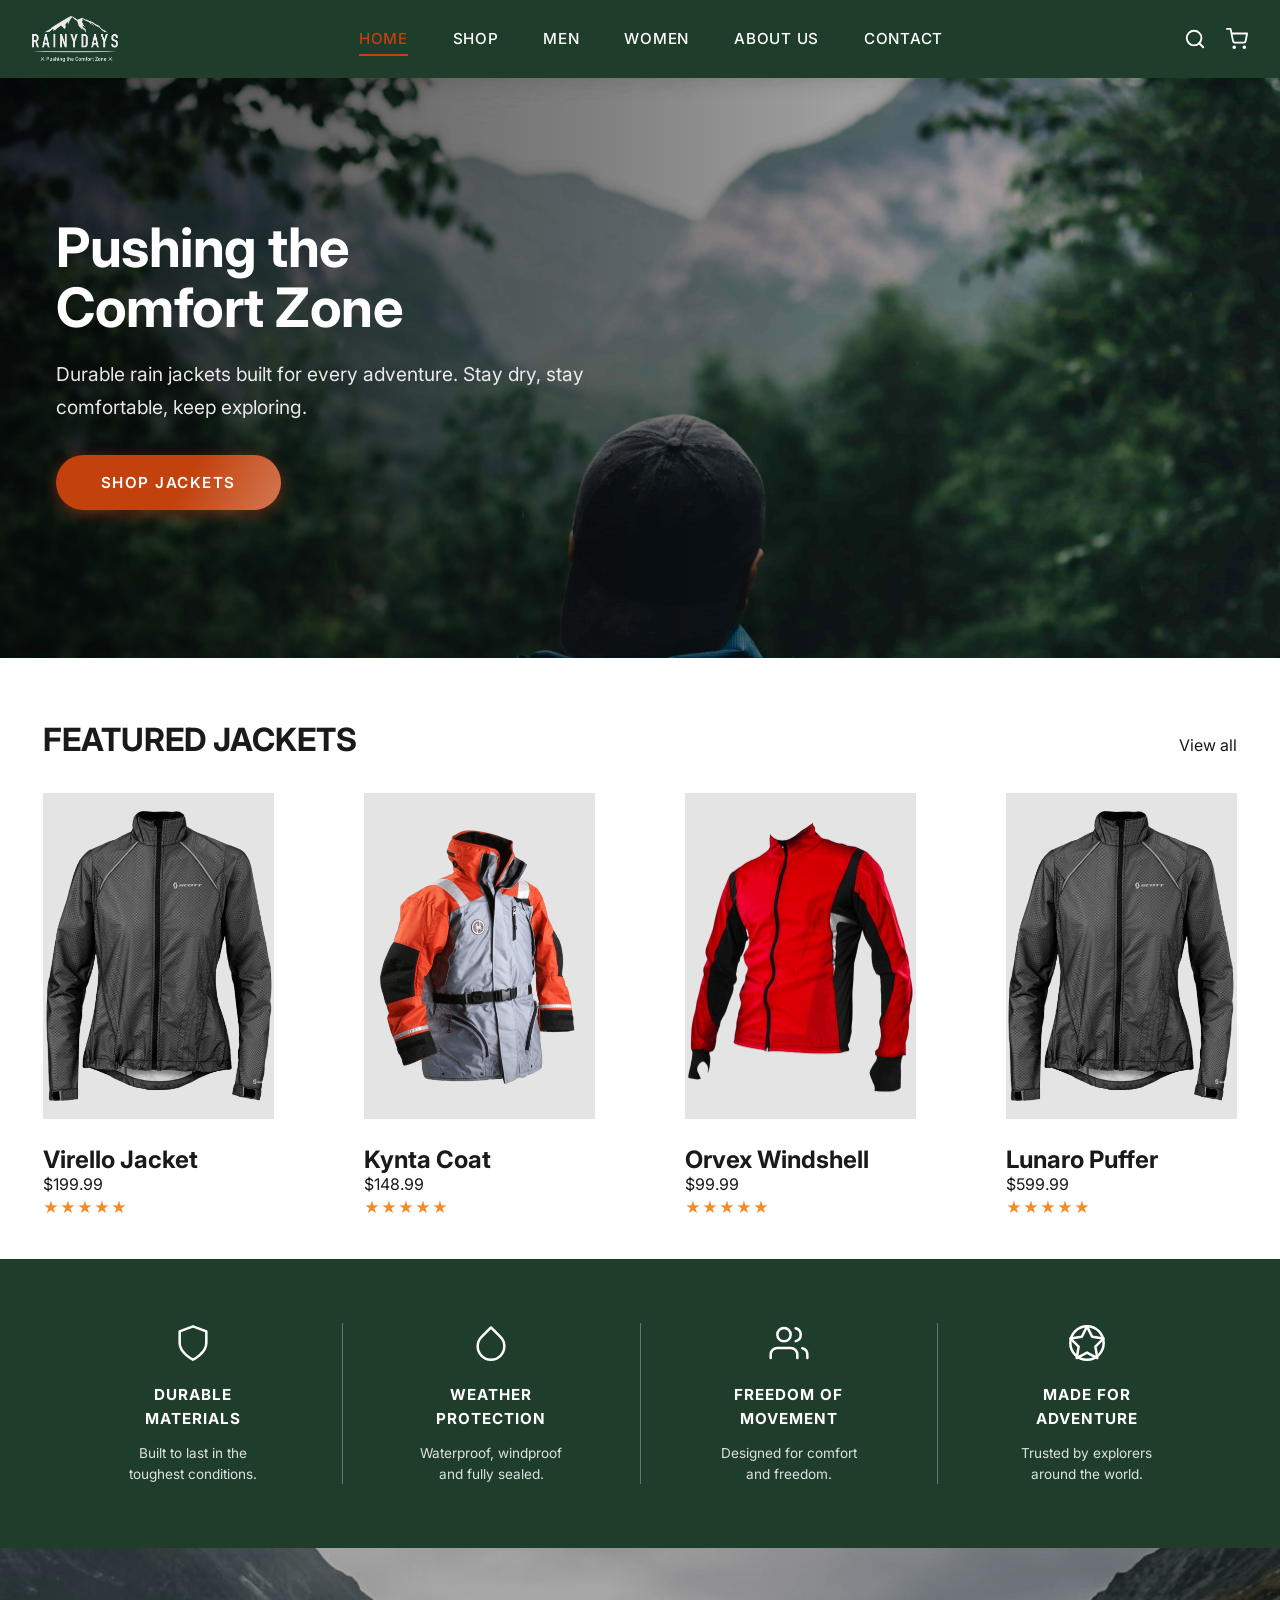
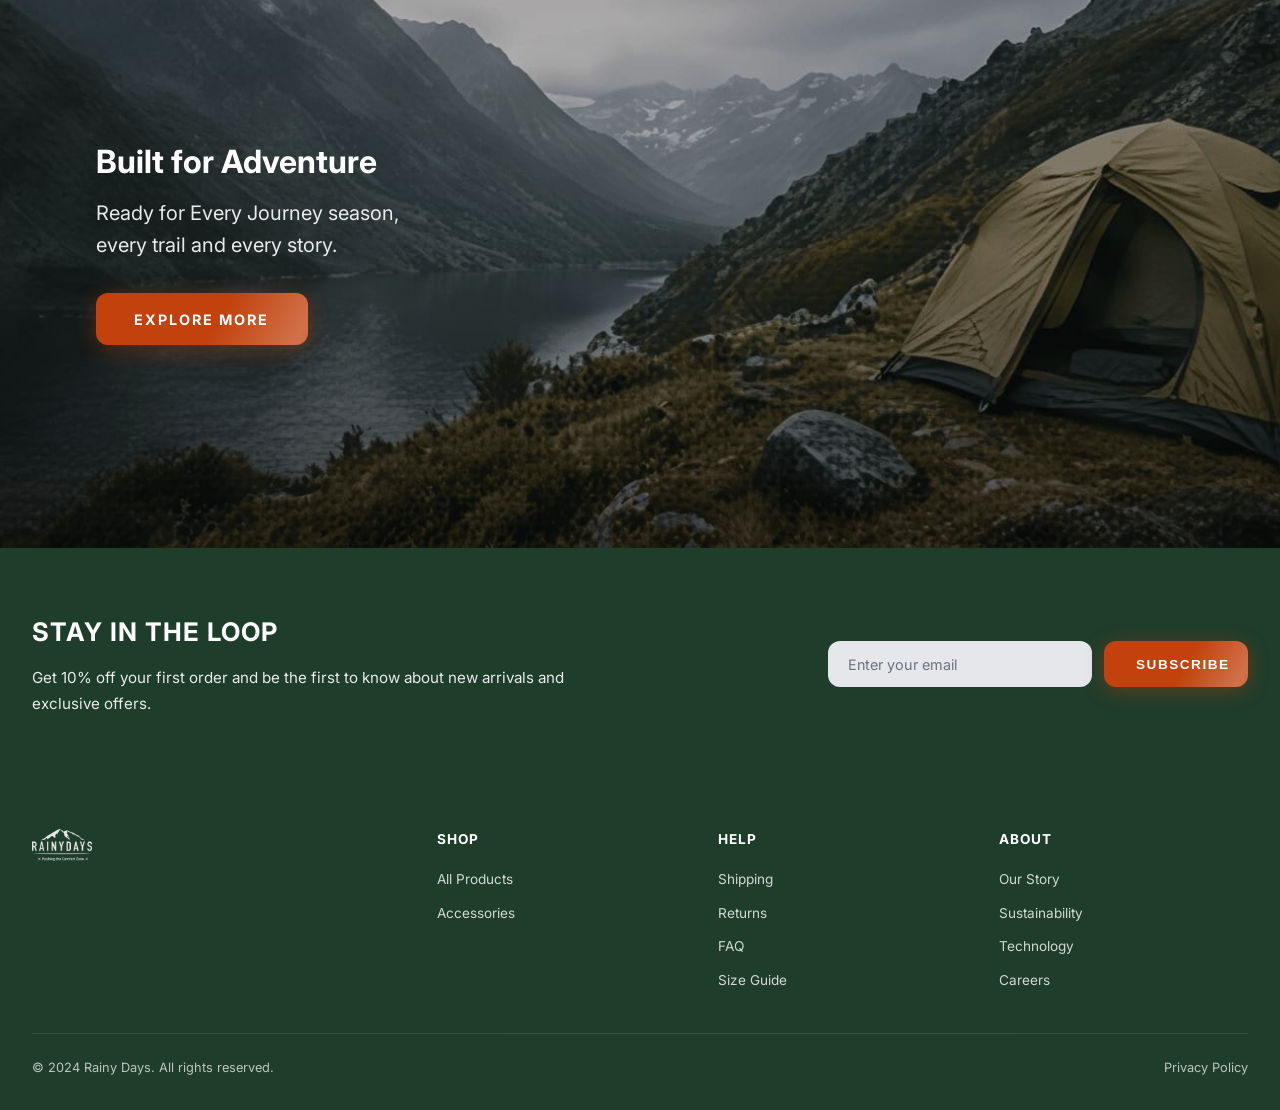
<file: index.html>
<!DOCTYPE html>
<html lang="en">
  <head>
    <meta charset="UTF-8">
    <meta name="viewport" content="width=device-width, initial-scale=1.0">
    <meta
      name="description"
      content="Rainy Days — Premium rain jackets built for every adventure. Waterproof, windproof, and fully sealed. Designed for comfort, trusted by explorers."
   >
    <title>Rainy Days — Premium Rain Jackets</title>
    <link rel="preconnect" href="https://fonts.googleapis.com">
    <link rel="preconnect" href="https://fonts.gstatic.com" crossorigin>
    <link
      href="https://fonts.googleapis.com/css2?family=Inter:wght@400;500;600;700&display=swap"
      rel="stylesheet"
   >
    <link rel="stylesheet" href="css/style.css">
  </head>
  <!-- body class scopes mobile styles to this page -->
  <body class="home-page">
    <!-- Hidden checkbox for CSS-only cart badge toggle -->
    <input type="checkbox" id="cart-toggle" class="cart-toggle-check">

    <!-- HEADER -->
    <header>
      <div class="header-inner">
        <!-- Hidden checkbox + label for CSS-only mobile hamburger menu -->
        <input type="checkbox" id="menu-toggle" class="menu-toggle-check">
        <label for="menu-toggle" class="mobile-menu-btn"><span class="menu-lines"></span><span class="sr-only">Open navigation</span></label>
        <!-- Back button shown on shop page mobile header -->
        <a href="index.html" class="mobile-back" aria-label="Go back">&#8249;</a>
        <a href="index.html" class="logo-wrap">
          <img
            src="images/rainydays-logo.png"
            alt="Site logo"
            class="logo-icon"
         >
        </a>
        <nav>
          <ul>
            <li><a href="index.html" class="active">Home</a></li>
            <li><a href="shop.html">Shop</a></li>
            <li><a href="placeholder.html">Men</a></li>
            <li><a href="placeholder.html">Women</a></li>
            <li><a href="placeholder.html">About Us</a></li>
            <li><a href="placeholder.html">Contact</a></li>
          </ul>
        </nav>
        <div class="nav-icons">
          <a href="placeholder.html" class="nav-icon" aria-label="Search">
            <svg
              width="22"
              height="22"
              viewBox="0 0 24 24"
              fill="none"
              stroke="white"
              stroke-width="2"
              stroke-linecap="round"
              stroke-linejoin="round"
            >
              <circle cx="11" cy="11" r="8" />
              <line x1="21" y1="21" x2="16.65" y2="16.65" />
            </svg>
          </a>
          <a href="cart.html" class="nav-icon cart-icon-wrap" aria-label="Cart">
            <svg
              width="22"
              height="22"
              viewBox="0 0 24 24"
              fill="none"
              stroke="white"
              stroke-width="2"
              stroke-linecap="round"
              stroke-linejoin="round"
            >
              <circle cx="9" cy="21" r="1" />
              <circle cx="20" cy="21" r="1" />
              <path
                d="M1 1h4l2.68 13.39a2 2 0 0 0 2 1.61h9.72a2 2 0 0 0 2-1.61L23 6H6"
              />
            </svg>
            <span class="cart-badge">1</span>
          </a>
        </div>
      </div>
    </header>

    <main>
      <!-- HERO -->
      <section class="hero">
        <div class="hero-content">
          <h1>Pushing the<br>Comfort Zone</h1>
          <p>
            Durable rain jackets built for every adventure. Stay dry, stay
            comfortable, keep exploring.
          </p>
          <a href="shop.html" class="btn">Shop Jackets</a>
        </div>
      </section>

      <!-- FEATURED JACKETS -->
      <section class="featured section">
        <div class="section-inner">
          <div class="section-header-row">
            <h2 class="section-title">Featured Jackets</h2>
            <a href="shop.html" class="view-all">View all</a>
          </div>
          <div class="product-grid product-grid-4">
            <!-- Virello Jacket -->
            <div class="product-card">
              <a href="product.html">
                <div class="product-card-image">
                  <img
                    src="images/rainydays-jacket-summit.png"
                    alt="Virello Jacket"
                    loading="lazy"
                 >
                </div>
                <div class="product-card-body">
                  <h3>Virello Jacket</h3>
                  <p class="price">$199.99</p>
                  <div class="stars">★★★★★</div>
                </div>
              </a>
            </div>

            <!-- Kynta Coat -->
            <div class="product-card">
              <a href="product.html">
                <div class="product-card-image">
                  <img
                    src="images/rainydays-jacket-venture.png"
                    alt="Kynta Coat"
                    loading="lazy"
                 >
                </div>
                <div class="product-card-body">
                  <h3>Kynta Coat</h3>
                  <p class="price">$148.99</p>
                  <div class="stars">★★★★★</div>
                </div>
              </a>
            </div>

            <!-- Orvex Windshell -->
            <div class="product-card">
              <a href="product.html">
                <div class="product-card-image">
                  <img
                    src="images/rainydays-jacket-stormshield.png"
                    alt="Orvex Windshell"
                    loading="lazy"
                 >
                </div>
                <div class="product-card-body">
                  <h3>Orvex Windshell</h3>
                  <p class="price">$99.99</p>
                  <div class="stars">★★★★★</div>
                </div>
              </a>
            </div>

            <!-- Lunaro Puffer -->
            <div class="product-card">
              <a href="product.html">
                <div class="product-card-image">
                  <img
                    src="images/rainydays-jacket-summit.png"
                    alt="Lunaro Puffer"
                    loading="lazy"
                 >
                </div>
                <div class="product-card-body">
                  <h3>Lunaro Puffer</h3>
                  <p class="price">$599.99</p>
                  <div class="stars">★★★★★</div>
                </div>
              </a>
            </div>
          </div>
        </div>
      </section>

      <!-- FEATURES SECTION -->
      <section class="features-section">
        <div class="features-inner">
          <div class="feature-col">
            <div class="feature-icon">
              <svg
                width="40"
                height="40"
                viewBox="0 0 24 24"
                fill="none"
                stroke="white"
                stroke-width="1.5"
                stroke-linecap="round"
                stroke-linejoin="round"
              >
                <path d="M12 22s8-4 8-10V5l-8-3-8 3v7c0 6 8 10 8 10z" />
              </svg>
            </div>
            <h3>Durable Materials</h3>
            <p>Built to last in the toughest conditions.</p>
          </div>
          <div class="feature-divider"></div>
          <div class="feature-col">
            <div class="feature-icon">
              <svg
                width="40"
                height="40"
                viewBox="0 0 24 24"
                fill="none"
                stroke="white"
                stroke-width="1.5"
                stroke-linecap="round"
                stroke-linejoin="round"
              >
                <path d="M12 2.69l5.66 5.66a8 8 0 1 1-11.31 0z" />
              </svg>
            </div>
            <h3>Weather Protection</h3>
            <p>Waterproof, windproof and fully sealed.</p>
          </div>
          <div class="feature-divider"></div>
          <div class="feature-col">
            <div class="feature-icon">
              <svg
                width="40"
                height="40"
                viewBox="0 0 24 24"
                fill="none"
                stroke="white"
                stroke-width="1.5"
                stroke-linecap="round"
                stroke-linejoin="round"
              >
                <path d="M17 21v-2a4 4 0 0 0-4-4H5a4 4 0 0 0-4 4v2" />
                <circle cx="9" cy="7" r="4" />
                <path d="M23 21v-2a4 4 0 0 0-3-3.87" />
                <path d="M16 3.13a4 4 0 0 1 0 7.75" />
              </svg>
            </div>
            <h3>Freedom of Movement</h3>
            <p>Designed for comfort and freedom.</p>
          </div>
          <div class="feature-divider"></div>
          <div class="feature-col">
            <div class="feature-icon">
              <svg
                width="40"
                height="40"
                viewBox="0 0 24 24"
                fill="none"
                stroke="white"
                stroke-width="1.5"
                stroke-linecap="round"
                stroke-linejoin="round"
              >
                <circle cx="12" cy="12" r="10" />
                <polygon
                  points="12 2 15.09 8.26 22 9.27 17 14.14 18.18 21.02 12 17.77 5.82 21.02 7 14.14 2 9.27 8.91 8.26 12 2"
                />
              </svg>
            </div>
            <h3>Made for Adventure</h3>
            <p>Trusted by explorers around the world.</p>
          </div>
        </div>
      </section>

      <!-- BUILT FOR ADVENTURE BANNER -->
      <section class="banner">
        <div class="banner-content">
          <h2>Built for Adventure</h2>
          <p>
            Ready for Every Journey season,<br>every trail and every story.
          </p>
          <a href="shop.html" class="btn">Explore More</a>
        </div>
      </section>

      <!-- NEWSLETTER -->
      <section class="newsletter">
        <div class="newsletter-inner">
          <div class="newsletter-text">
            <h2>Stay in the Loop</h2>
            <p>
              Get 10% off your first order and be the first to know about new
              arrivals and exclusive offers.
            </p>
          </div>
          <form class="newsletter-form">
            <input
              type="email"
              aria-label="Email address"
              placeholder="Enter your email"
              required
           >
            <button type="submit" class="btn">Subscribe</button>
          </form>
        </div>
      </section>
    </main>

    <!-- FOOTER -->
    <footer>
      <div class="footer-inner">
        <div class="footer-brand">
          <img
            src="images/rainydays-logo.png"
            alt="Site logo"
            class="footer-logo"
         >
        </div>
        <div class="footer-col">
          <h2>Shop</h2>
          <ul>
            <li><a href="shop.html">All Products</a></li>
            <li><a href="placeholder.html">Accessories</a></li>
          </ul>
        </div>
        <div class="footer-col">
          <h2>Help</h2>
          <ul>
            <li><a href="placeholder.html">Shipping</a></li>
            <li><a href="placeholder.html">Returns</a></li>
            <li><a href="placeholder.html">FAQ</a></li>
            <li><a href="placeholder.html">Size Guide</a></li>
          </ul>
        </div>
        <div class="footer-col">
          <h2>About</h2>
          <ul>
            <li><a href="placeholder.html">Our Story</a></li>
            <li><a href="placeholder.html">Sustainability</a></li>
            <li><a href="placeholder.html">Technology</a></li>
            <li><a href="placeholder.html">Careers</a></li>
          </ul>
        </div>
      </div>
      <div class="footer-bottom">
        <span>&copy; 2024 Rainy Days. All rights reserved.</span>
        <span><a href="placeholder.html">Privacy Policy</a></span>
      </div>
    </footer>
  </body>
</html>
</file>
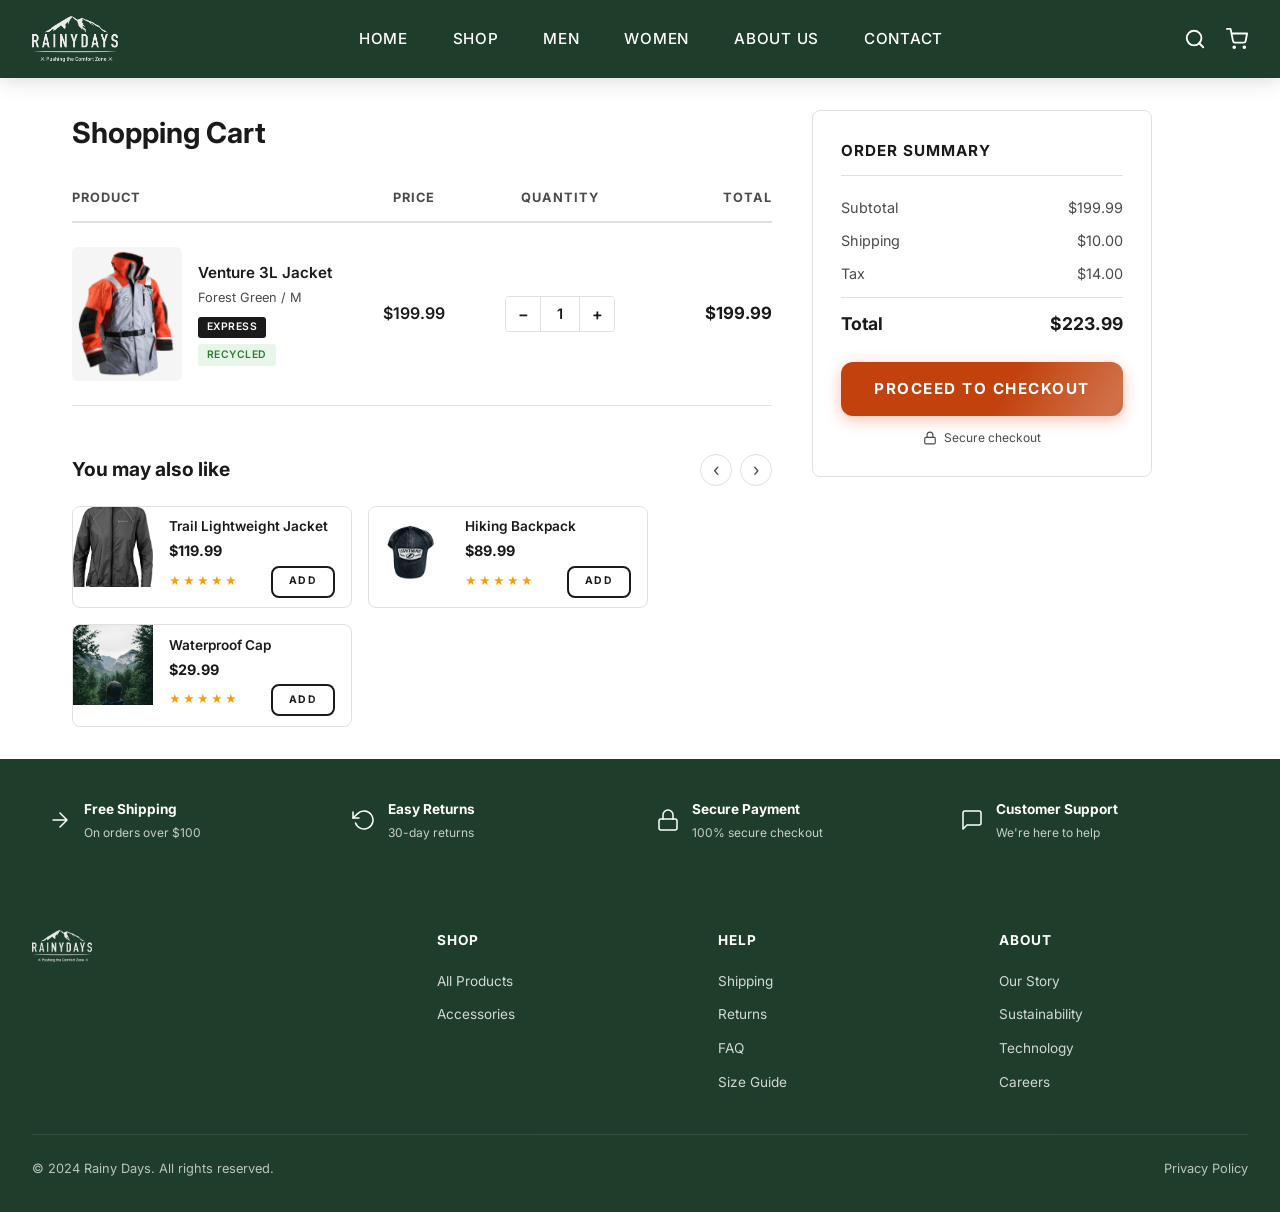
<file: cart.html>
<!DOCTYPE html>
<html lang="en">
  <head>
    <meta charset="UTF-8">
    <meta name="viewport" content="width=device-width, initial-scale=1.0">
    <meta
      name="description"
      content="Review your cart and checkout — Premium rain jackets from Rainy Days."
   >
    <title>Shopping Cart — Rainy Days</title>
    <link rel="preconnect" href="https://fonts.googleapis.com">
    <link rel="preconnect" href="https://fonts.gstatic.com" crossorigin>
    <link
      href="https://fonts.googleapis.com/css2?family=Inter:wght@400;500;600;700&display=swap"
      rel="stylesheet"
   >
    <link rel="stylesheet" href="css/style.css">
  </head>
  <body>
    <!-- Hidden checkbox for CSS-only cart badge toggle -->
    <input type="checkbox" id="cart-toggle" class="cart-toggle-check">

    <!-- HEADER -->
    <header>
      <div class="header-inner">
        <!-- Hidden checkbox + label for CSS-only mobile hamburger menu -->
        <input type="checkbox" id="menu-toggle" class="menu-toggle-check">
        <label for="menu-toggle" class="mobile-menu-btn"><span class="menu-lines"></span><span class="sr-only">Open navigation</span></label>
        <!-- Back button returns to shop on cart page -->
        <a href="shop.html" class="mobile-back" aria-label="Go back">&#8249;</a>
        <a href="index.html" class="logo-wrap">
          <img
            src="images/rainydays-logo.png"
            alt="Site logo"
            class="logo-icon"
         >
        </a>
        <nav>
          <ul>
            <li><a href="index.html">Home</a></li>
            <li><a href="shop.html">Shop</a></li>
            <li><a href="placeholder.html">Men</a></li>
            <li><a href="placeholder.html">Women</a></li>
            <li><a href="placeholder.html">About Us</a></li>
            <li><a href="placeholder.html">Contact</a></li>
          </ul>
        </nav>
        <div class="nav-icons">
          <a href="placeholder.html" class="nav-icon" aria-label="Search">
            <svg
              width="22"
              height="22"
              viewBox="0 0 24 24"
              fill="none"
              stroke="white"
              stroke-width="2"
              stroke-linecap="round"
              stroke-linejoin="round"
            >
              <circle cx="11" cy="11" r="8" />
              <line x1="21" y1="21" x2="16.65" y2="16.65" />
            </svg>
          </a>
          <a href="cart.html" class="nav-icon cart-icon-wrap" aria-label="Cart">
            <svg
              width="22"
              height="22"
              viewBox="0 0 24 24"
              fill="none"
              stroke="white"
              stroke-width="2"
              stroke-linecap="round"
              stroke-linejoin="round"
            >
              <circle cx="9" cy="21" r="1" />
              <circle cx="20" cy="21" r="1" />
              <path
                d="M1 1h4l2.68 13.39a2 2 0 0 0 2 1.61h9.72a2 2 0 0 0 2-1.61L23 6H6"
              />
            </svg>
            <span class="cart-badge">1</span>
          </a>
        </div>
      </div>
    </header>

    <!-- CART LAYOUT -->
    <main class="cart-layout">
      <!-- LEFT: CART ITEMS + YOU MAY ALSO LIKE -->
      <div class="cart-main">
        <!-- CART ITEMS -->
        <section class="cart-section">
          <h1>Shopping Cart</h1>

          <!-- TABLE HEADER -->
          <div class="cart-table-header">
            <span>Product</span>
            <span>Price</span>
            <span>Quantity</span>
            <span>Total</span>
          </div>

          <!-- CART ITEM 1 -->
          <div class="cart-item">
            <div class="cart-item-product">
              <div class="cart-item-img">
                <img
                  src="images/rainydays-jacket-venture.png"
                  alt="Venture 3L Jacket"
               >
              </div>
              <div class="cart-item-details">
                <h2>Venture 3L Jacket</h2>
                <span class="variant">Forest Green / M</span>
                <div class="cart-tags">
                  <span class="cart-tag express">Express</span>
                  <span class="cart-tag recycled">Recycled</span>
                </div>
              </div>
            </div>
            <div class="cart-item-price">$199.99</div>
            <div class="cart-item-quantity">
              <div class="quantity-pills">
                <button type="button" class="qty-pill">−</button>
                <span class="qty-value">1</span>
                <button type="button" class="qty-pill">+</button>
              </div>
            </div>
            <div class="cart-item-total">$199.99</div>
          </div>
        </section>

        <!-- YOU MAY ALSO LIKE -->
        <section class="cart-related">
          <div class="cart-related-header">
            <h2>You may also like</h2>
            <div class="cart-related-nav">
              <button type="button" class="nav-arrow" aria-label="Previous">
                &#8249;
              </button>
              <button type="button" class="nav-arrow" aria-label="Next">
                &#8250;
              </button>
            </div>
          </div>
          <div class="cart-related-grid">
            <!-- Trail Lightweight Jacket -->
            <div class="cart-related-card">
              <a href="product.html" class="cart-related-img">
                <img
                  src="images/rainydays-jacket-summit.png"
                  alt="Trail Lightweight Jacket"
                  loading="lazy"
               >
              </a>
              <div class="cart-related-info">
                <h3>Trail Lightweight Jacket</h3>
                <p class="price">$119.99</p>
                <div class="cart-related-row">
                  <div class="stars">★★★★★</div>
                  <label for="cart-toggle" class="btn btn-add-cart">ADD</label>
                </div>
              </div>
            </div>

            <!-- Hiking Backpack -->
            <div class="cart-related-card">
              <a href="product.html" class="cart-related-img">
                <img
                  src="images/rainydays-backpack-expedition.png"
                  alt="Hiking Backpack"
                  loading="lazy"
               >
              </a>
              <div class="cart-related-info">
                <h3>Hiking Backpack</h3>
                <p class="price">$89.99</p>
                <div class="cart-related-row">
                  <div class="stars">★★★★★</div>
                  <label for="cart-toggle" class="btn btn-add-cart">ADD</label>
                </div>
              </div>
            </div>

            <!-- Waterproof Cap -->
            <div class="cart-related-card">
              <a href="product.html" class="cart-related-img">
                <img
                  src="images/rainydays-gear-cap.jpg"
                  alt="Waterproof Cap"
                  loading="lazy"
               >
              </a>
              <div class="cart-related-info">
                <h3>Waterproof Cap</h3>
                <p class="price">$29.99</p>
                <div class="cart-related-row">
                  <div class="stars">★★★★★</div>
                  <label for="cart-toggle" class="btn btn-add-cart">ADD</label>
                </div>
              </div>
            </div>
          </div>
        </section>
      </div>

      <!-- RIGHT: ORDER SUMMARY -->
      <aside class="order-summary">
        <h2>Order Summary</h2>
        <div class="order-summary-row">
          <span>Subtotal</span>
          <span>$199.99</span>
        </div>
        <div class="order-summary-row">
          <span>Shipping</span>
          <span>$10.00</span>
        </div>
        <div class="order-summary-row">
          <span>Tax</span>
          <span>$14.00</span>
        </div>
        <div class="order-summary-total">
          <span>Total</span>
          <span>$223.99</span>
        </div>
        <a href="checkout.html" class="btn checkout-btn">Proceed to Checkout</a>
        <div class="secure-checkout">
          <svg
            width="14"
            height="14"
            viewBox="0 0 24 24"
            fill="none"
            stroke="var(--gray-mid)"
            stroke-width="2"
            stroke-linecap="round"
            stroke-linejoin="round"
          >
            <rect x="3" y="11" width="18" height="11" rx="2" ry="2" />
            <path d="M7 11V7a5 5 0 0 1 10 0v4" />
          </svg>
          <span>Secure checkout</span>
        </div>
      </aside>
    </main>

    <!-- TRUST BADGES -->
    <div class="trust-badges">
      <div class="trust-badges-inner">
        <div class="trust-badge">
          <svg
            width="24"
            height="24"
            viewBox="0 0 24 24"
            fill="none"
            stroke="white"
            stroke-width="1.5"
            stroke-linecap="round"
            stroke-linejoin="round"
          >
            <path d="M5 12h14M12 5l7 7-7 7" />
          </svg>
          <div class="trust-badge-text">
            <span class="trust-badge-title">Free Shipping</span>
            <span class="trust-badge-sub">On orders over $100</span>
          </div>
        </div>
        <div class="trust-badge">
          <svg
            width="24"
            height="24"
            viewBox="0 0 24 24"
            fill="none"
            stroke="white"
            stroke-width="1.5"
            stroke-linecap="round"
            stroke-linejoin="round"
          >
            <polyline points="1 4 1 10 7 10" />
            <path d="M3.51 15a9 9 0 1 0 2.13-9.36L1 10" />
          </svg>
          <div class="trust-badge-text">
            <span class="trust-badge-title">Easy Returns</span>
            <span class="trust-badge-sub">30-day returns</span>
          </div>
        </div>
        <div class="trust-badge">
          <svg
            width="24"
            height="24"
            viewBox="0 0 24 24"
            fill="none"
            stroke="white"
            stroke-width="1.5"
            stroke-linecap="round"
            stroke-linejoin="round"
          >
            <rect x="3" y="11" width="18" height="11" rx="2" ry="2" />
            <path d="M7 11V7a5 5 0 0 1 10 0v4" />
          </svg>
          <div class="trust-badge-text">
            <span class="trust-badge-title">Secure Payment</span>
            <span class="trust-badge-sub">100% secure checkout</span>
          </div>
        </div>
        <div class="trust-badge">
          <svg
            width="24"
            height="24"
            viewBox="0 0 24 24"
            fill="none"
            stroke="white"
            stroke-width="1.5"
            stroke-linecap="round"
            stroke-linejoin="round"
          >
            <path
              d="M21 15a2 2 0 0 1-2 2H7l-4 4V5a2 2 0 0 1 2-2h14a2 2 0 0 1 2 2z"
            />
          </svg>
          <div class="trust-badge-text">
            <span class="trust-badge-title">Customer Support</span>
            <span class="trust-badge-sub">We're here to help</span>
          </div>
        </div>
      </div>
    </div>

    <!-- FOOTER -->
    <footer>
      <div class="footer-inner">
        <div class="footer-brand">
          <img
            src="images/rainydays-logo.png"
            alt="Site logo"
            class="footer-logo"
         >
        </div>
        <div class="footer-col">
          <h2>Shop</h2>
          <ul>
            <li><a href="shop.html">All Products</a></li>
            <li><a href="placeholder.html">Accessories</a></li>
          </ul>
        </div>
        <div class="footer-col">
          <h2>Help</h2>
          <ul>
            <li><a href="placeholder.html">Shipping</a></li>
            <li><a href="placeholder.html">Returns</a></li>
            <li><a href="placeholder.html">FAQ</a></li>
            <li><a href="placeholder.html">Size Guide</a></li>
          </ul>
        </div>
        <div class="footer-col">
          <h2>About</h2>
          <ul>
            <li><a href="placeholder.html">Our Story</a></li>
            <li><a href="placeholder.html">Sustainability</a></li>
            <li><a href="placeholder.html">Technology</a></li>
            <li><a href="placeholder.html">Careers</a></li>
          </ul>
        </div>
      </div>
      <div class="footer-bottom">
        <span>&copy; 2024 Rainy Days. All rights reserved.</span>
        <span><a href="placeholder.html">Privacy Policy</a></span>
      </div>
    </footer>
  </body>
</html>
</file>
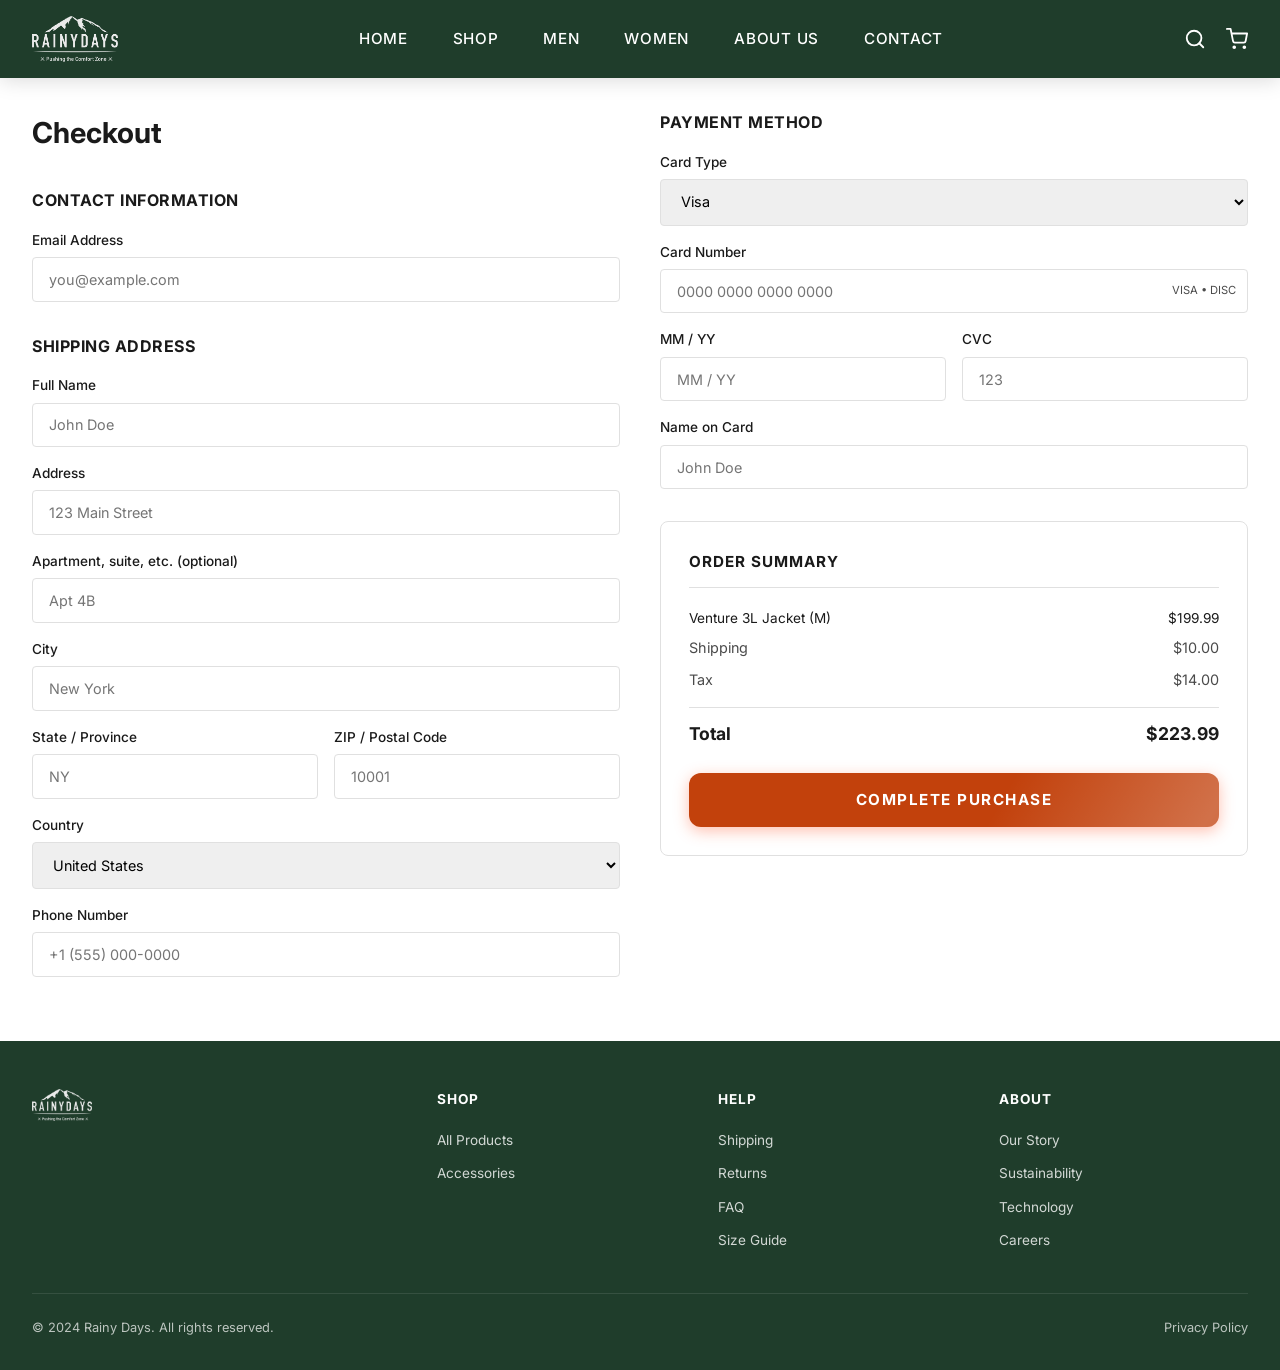
<file: checkout.html>
<!DOCTYPE html>
<html lang="en">
  <head>
    <meta charset="UTF-8">
    <meta name="viewport" content="width=device-width, initial-scale=1.0">
    <meta
      name="description"
      content="Complete your purchase — Secure checkout at Rainy Days."
   >
    <title>Checkout — Rainy Days</title>
    <link rel="preconnect" href="https://fonts.googleapis.com">
    <link rel="preconnect" href="https://fonts.gstatic.com" crossorigin>
    <link
      href="https://fonts.googleapis.com/css2?family=Inter:wght@400;500;600;700&display=swap"
      rel="stylesheet"
   >
    <link rel="stylesheet" href="css/style.css">
  </head>
  <body>
    <!-- Hidden checkbox for CSS-only cart badge toggle -->
    <input type="checkbox" id="cart-toggle" class="cart-toggle-check">

    <!-- HEADER -->
    <header>
      <div class="header-inner">
        <!-- Hidden checkbox + label for CSS-only mobile hamburger menu -->
        <input type="checkbox" id="menu-toggle" class="menu-toggle-check">
        <label for="menu-toggle" class="mobile-menu-btn"><span class="menu-lines"></span><span class="sr-only">Open navigation</span></label>
        <!-- Back button returns to cart on checkout page -->
        <a href="cart.html" class="mobile-back" aria-label="Go back">&#8249;</a>
        <a href="index.html" class="logo-wrap">
          <img
            src="images/rainydays-logo.png"
            alt="Site logo"
            class="logo-icon"
         >
        </a>
        <nav>
          <ul>
            <li><a href="index.html">Home</a></li>
            <li><a href="shop.html">Shop</a></li>
            <li><a href="placeholder.html">Men</a></li>
            <li><a href="placeholder.html">Women</a></li>
            <li><a href="placeholder.html">About Us</a></li>
            <li><a href="placeholder.html">Contact</a></li>
          </ul>
        </nav>
        <div class="nav-icons">
          <a href="placeholder.html" class="nav-icon" aria-label="Search">
            <svg
              width="22"
              height="22"
              viewBox="0 0 24 24"
              fill="none"
              stroke="white"
              stroke-width="2"
              stroke-linecap="round"
              stroke-linejoin="round"
            >
              <circle cx="11" cy="11" r="8" />
              <line x1="21" y1="21" x2="16.65" y2="16.65" />
            </svg>
          </a>
          <a href="cart.html" class="nav-icon cart-icon-wrap" aria-label="Cart">
            <svg
              width="22"
              height="22"
              viewBox="0 0 24 24"
              fill="none"
              stroke="white"
              stroke-width="2"
              stroke-linecap="round"
              stroke-linejoin="round"
            >
              <circle cx="9" cy="21" r="1" />
              <circle cx="20" cy="21" r="1" />
              <path
                d="M1 1h4l2.68 13.39a2 2 0 0 0 2 1.61h9.72a2 2 0 0 0 2-1.61L23 6H6"
              />
            </svg>
            <span class="cart-badge">1</span>
          </a>
        </div>
      </div>
    </header>

    <!-- CHECKOUT LAYOUT -->
    <main class="checkout-layout">
      <!-- LEFT: CONTACT & SHIPPING -->
      <section class="checkout-section">
        <h1>Checkout</h1>

        <!-- CONTACT INFO -->
        <div class="form-section">
          <h2>Contact Information</h2>
          <div class="form-group">
            <label for="email">Email Address</label>
            <input
              type="email"
              id="email"
              placeholder="you@example.com"
              required
           >
          </div>
        </div>

        <!-- SHIPPING ADDRESS -->
        <div class="form-section">
          <h2>Shipping Address</h2>
          <div class="form-group">
            <label for="name">Full Name</label>
            <input type="text" id="name" placeholder="John Doe" required>
          </div>
          <div class="form-group">
            <label for="address">Address</label>
            <input
              type="text"
              id="address"
              placeholder="123 Main Street"
              required
           >
          </div>
          <div class="form-group">
            <label for="apt">Apartment, suite, etc. (optional)</label>
            <input type="text" id="apt" placeholder="Apt 4B">
          </div>
          <div class="form-group">
            <label for="city">City</label>
            <input type="text" id="city" placeholder="New York" required>
          </div>
          <div class="form-row">
            <div class="form-group">
              <label for="state">State / Province</label>
              <input type="text" id="state" placeholder="NY" required>
            </div>
            <div class="form-group">
              <label for="zip">ZIP / Postal Code</label>
              <input type="text" id="zip" placeholder="10001" required>
            </div>
          </div>
          <div class="form-group">
            <label for="country">Country</label>
            <select id="country" required>
              <option value="">Select country</option>
              <option value="US" selected>United States</option>
              <option value="CA">Canada</option>
              <option value="GB">United Kingdom</option>
              <option value="AU">Australia</option>
              <option value="BB">Barbados</option>
            </select>
          </div>
          <div class="form-group">
            <label for="phone">Phone Number</label>
            <input type="tel" id="phone" placeholder="+1 (555) 000-0000">
          </div>
        </div>
      </section>

      <!-- RIGHT: PAYMENT + ORDER SUMMARY -->
      <section class="checkout-section">
        <!-- PAYMENT -->
        <div class="form-section">
          <h2>Payment Method</h2>
          <div class="form-group">
            <label for="card-type">Card Type</label>
            <select id="card-type" required>
              <option value="">Select card type</option>
              <option value="visa" selected>Visa</option>
              <option value="mastercard">Mastercard</option>
              <option value="amex">American Express</option>
              <option value="discover">Discover</option>
            </select>
          </div>
          <div class="form-group">
            <label for="card-number">Card Number</label>
            <div class="card-input-wrapper">
              <input
                type="text"
                id="card-number"
                placeholder="0000 0000 0000 0000"
                required
             >
              <span class="card-icons">VISA • DISC</span>
            </div>
          </div>
          <div class="form-row">
            <div class="form-group">
              <label for="expiry">MM / YY</label>
              <input type="text" id="expiry" placeholder="MM / YY" required>
            </div>
            <div class="form-group">
              <label for="cvc">CVC</label>
              <input type="text" id="cvc" placeholder="123" required>
            </div>
          </div>
          <div class="form-group">
            <label for="card-name">Name on Card</label>
            <input type="text" id="card-name" placeholder="John Doe" required>
          </div>
        </div>

        <!-- ORDER SUMMARY -->
        <aside class="order-summary">
          <h2>Order Summary</h2>
          <div class="checkout-items">
            <div class="checkout-item">
              <span>Venture 3L Jacket (M)</span>
              <span>$199.99</span>
            </div>
            <div class="order-summary-row">
              <span>Shipping</span>
              <span>$10.00</span>
            </div>
            <div class="order-summary-row">
              <span>Tax</span>
              <span>$14.00</span>
            </div>
          </div>
          <div class="order-summary-total">
            <span>Total</span>
            <span>$223.99</span>
          </div>
          <a href="success.html" class="btn checkout-btn">Complete Purchase</a>
        </aside>
      </section>
    </main>

    <!-- FOOTER -->
    <footer>
      <div class="footer-inner">
        <div class="footer-brand">
          <img
            src="images/rainydays-logo.png"
            alt="Site logo"
            class="footer-logo"
         >
        </div>
        <div class="footer-col">
          <h2>Shop</h2>
          <ul>
            <li><a href="shop.html">All Products</a></li>
            <li><a href="placeholder.html">Accessories</a></li>
          </ul>
        </div>
        <div class="footer-col">
          <h2>Help</h2>
          <ul>
            <li><a href="placeholder.html">Shipping</a></li>
            <li><a href="placeholder.html">Returns</a></li>
            <li><a href="placeholder.html">FAQ</a></li>
            <li><a href="placeholder.html">Size Guide</a></li>
          </ul>
        </div>
        <div class="footer-col">
          <h2>About</h2>
          <ul>
            <li><a href="placeholder.html">Our Story</a></li>
            <li><a href="placeholder.html">Sustainability</a></li>
            <li><a href="placeholder.html">Technology</a></li>
            <li><a href="placeholder.html">Careers</a></li>
          </ul>
        </div>
      </div>
      <div class="footer-bottom">
        <span>&copy; 2024 Rainy Days. All rights reserved.</span>
        <span><a href="placeholder.html">Privacy Policy</a></span>
      </div>
    </footer>
  </body>
</html>
</file>
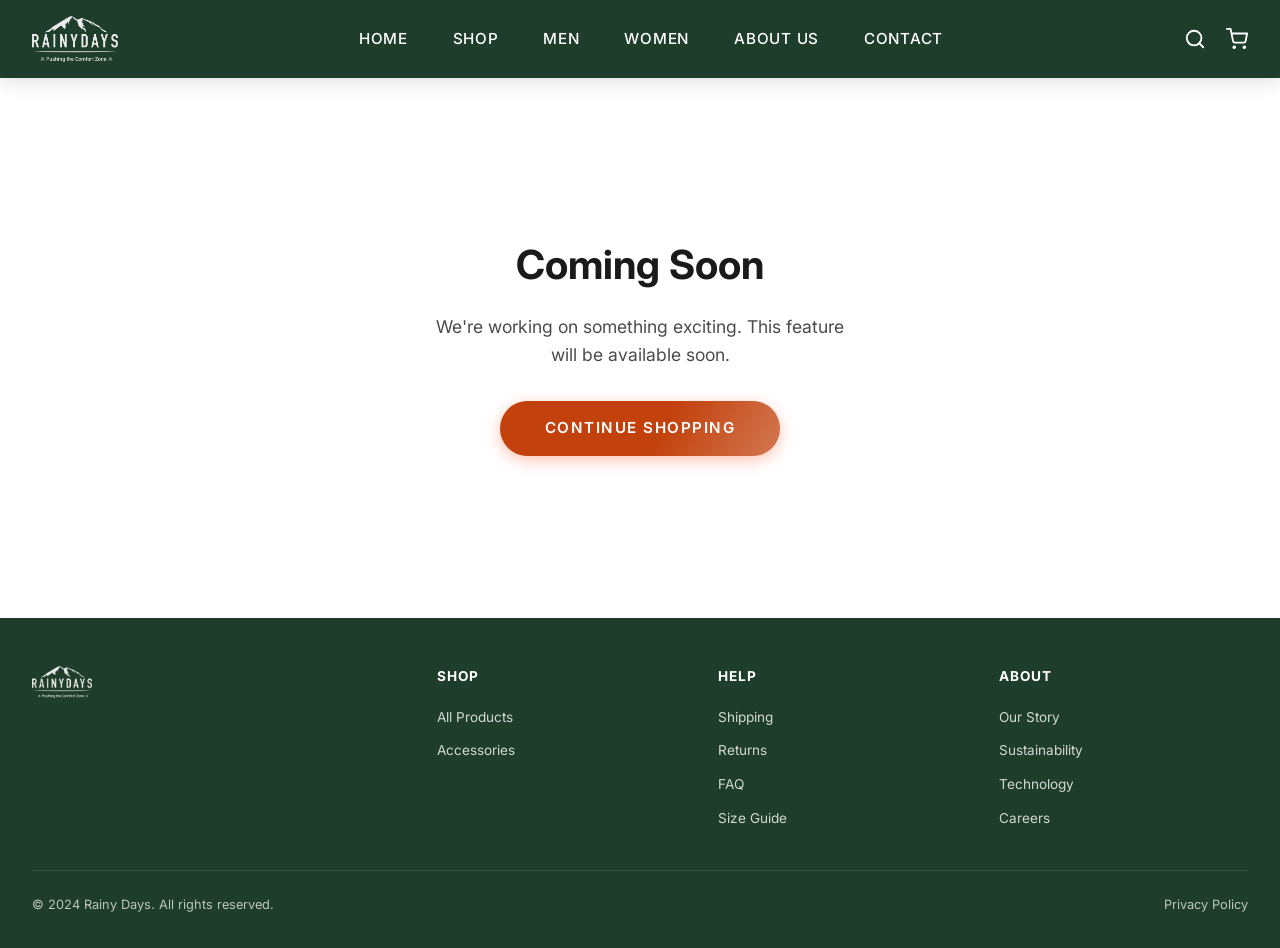
<file: placeholder.html>
<!DOCTYPE html>
<html lang="en">
  <head>
    <meta charset="UTF-8">
    <meta name="viewport" content="width=device-width, initial-scale=1.0">
    <meta
      name="description"
      content="Feature coming soon — Rainy Days outdoor gear and jackets."
   >
    <title>Coming Soon — Rainy Days</title>
    <link rel="preconnect" href="https://fonts.googleapis.com">
    <link rel="preconnect" href="https://fonts.gstatic.com" crossorigin>
    <link
      href="https://fonts.googleapis.com/css2?family=Inter:wght@400;500;600;700&display=swap"
      rel="stylesheet"
   >
    <link rel="stylesheet" href="css/style.css">
  </head>
  <body>
    <!-- Hidden checkbox for CSS-only cart badge toggle -->
    <input type="checkbox" id="cart-toggle" class="cart-toggle-check">

    <!-- HEADER -->
    <header>
      <div class="header-inner">
        <!-- Hidden checkbox + label for CSS-only mobile hamburger menu -->
        <input type="checkbox" id="menu-toggle" class="menu-toggle-check">
        <label for="menu-toggle" class="mobile-menu-btn"><span class="menu-lines"></span><span class="sr-only">Open navigation</span></label>
        <!-- Back button returns to home on placeholder page -->
        <a href="index.html" class="mobile-back" aria-label="Go back">&#8249;</a>
        <a href="index.html" class="logo-wrap">
          <img
            src="images/rainydays-logo.png"
            alt="Site logo"
            class="logo-icon"
         >
        </a>
        <nav>
          <ul>
            <li><a href="index.html">Home</a></li>
            <li><a href="shop.html">Shop</a></li>
            <li><a href="placeholder.html">Men</a></li>
            <li><a href="placeholder.html">Women</a></li>
            <li><a href="placeholder.html">About Us</a></li>
            <li><a href="placeholder.html">Contact</a></li>
          </ul>
        </nav>
        <div class="nav-icons">
          <a href="placeholder.html" class="nav-icon" aria-label="Search">
            <svg
              width="22"
              height="22"
              viewBox="0 0 24 24"
              fill="none"
              stroke="white"
              stroke-width="2"
              stroke-linecap="round"
              stroke-linejoin="round"
            >
              <circle cx="11" cy="11" r="8" />
              <line x1="21" y1="21" x2="16.65" y2="16.65" />
            </svg>
          </a>
          <a href="cart.html" class="nav-icon cart-icon-wrap" aria-label="Cart">
            <svg
              width="22"
              height="22"
              viewBox="0 0 24 24"
              fill="none"
              stroke="white"
              stroke-width="2"
              stroke-linecap="round"
              stroke-linejoin="round"
            >
              <circle cx="9" cy="21" r="1" />
              <circle cx="20" cy="21" r="1" />
              <path
                d="M1 1h4l2.68 13.39a2 2 0 0 0 2 1.61h9.72a2 2 0 0 0 2-1.61L23 6H6"
              />
            </svg>
            <span class="cart-badge">1</span>
          </a>
        </div>
      </div>
    </header>

    <!-- COMING SOON SECTION -->
    <main>
      <section class="coming-soon-section">
        <div class="coming-soon-content">
          <h1>Coming Soon</h1>
          <p>
            We're working on something exciting. This feature will be available
            soon.
          </p>
          <a href="shop.html" class="btn">Continue Shopping</a>
        </div>
      </section>
    </main>

    <!-- FOOTER -->
    <footer>
      <div class="footer-inner">
        <div class="footer-brand">
          <img
            src="images/rainydays-logo.png"
            alt="Site logo"
            class="footer-logo"
         >
        </div>
        <div class="footer-col">
          <h2>Shop</h2>
          <ul>
            <li><a href="shop.html">All Products</a></li>
            <li><a href="placeholder.html">Accessories</a></li>
          </ul>
        </div>
        <div class="footer-col">
          <h2>Help</h2>
          <ul>
            <li><a href="placeholder.html">Shipping</a></li>
            <li><a href="placeholder.html">Returns</a></li>
            <li><a href="placeholder.html">FAQ</a></li>
            <li><a href="placeholder.html">Size Guide</a></li>
          </ul>
        </div>
        <div class="footer-col">
          <h2>About</h2>
          <ul>
            <li><a href="placeholder.html">Our Story</a></li>
            <li><a href="placeholder.html">Sustainability</a></li>
            <li><a href="placeholder.html">Technology</a></li>
            <li><a href="placeholder.html">Careers</a></li>
          </ul>
        </div>
      </div>
      <div class="footer-bottom">
        <span>&copy; 2024 Rainy Days. All rights reserved.</span>
        <span><a href="placeholder.html">Privacy Policy</a></span>
      </div>
    </footer>
  </body>
</html>
</file>
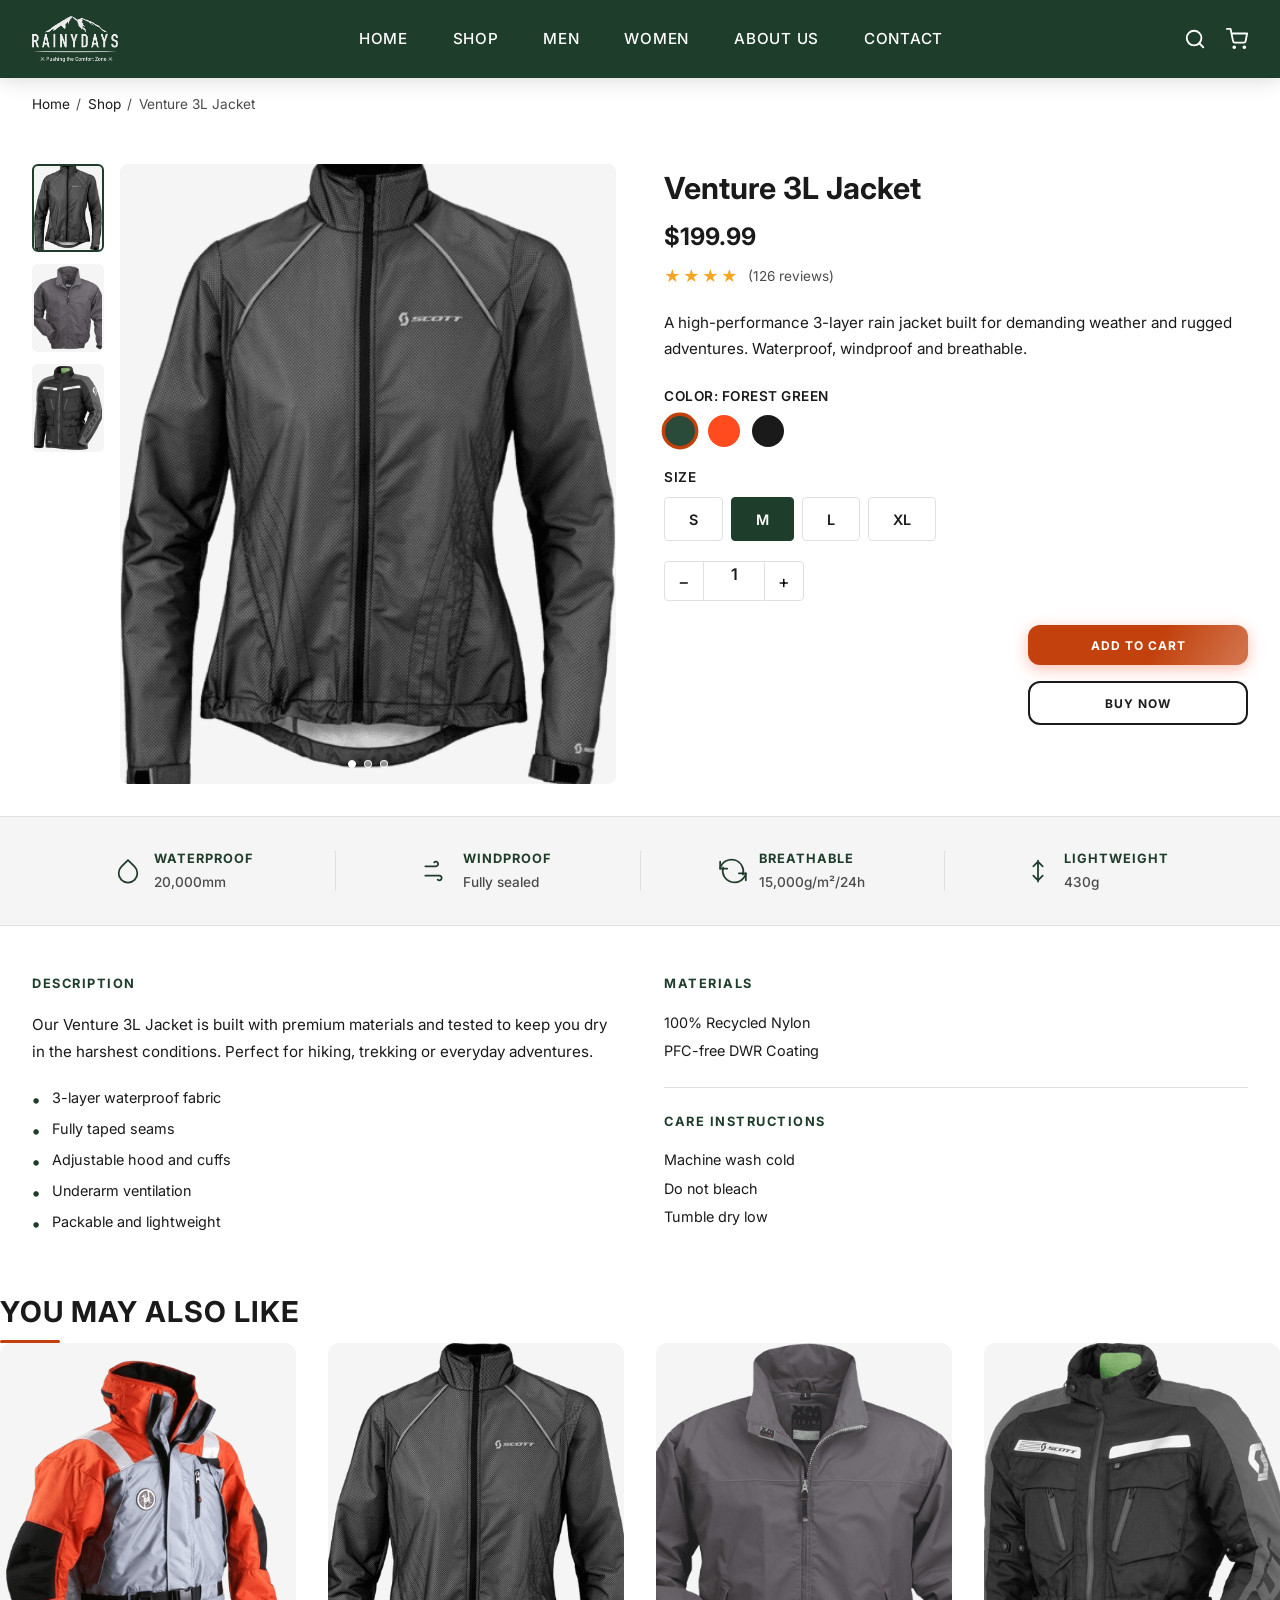
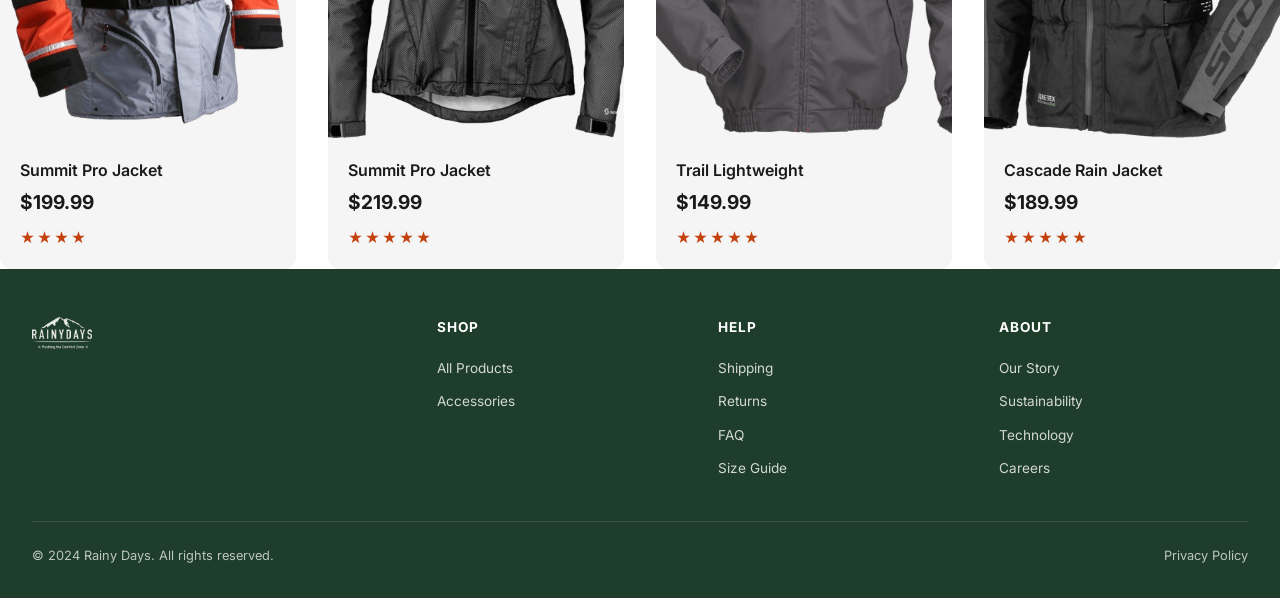
<file: product.html>
<!DOCTYPE html>
<html lang="en">
  <head>
    <meta charset="UTF-8">
    <meta name="viewport" content="width=device-width, initial-scale=1.0">
    <meta
      name="description"
      content="Venture 3L Jacket — Premium 3-layer rain jacket. Waterproof, windproof, breathable. Built for demanding adventures."
   >
    <title>Venture 3L Jacket — Rainy Days</title>
    <link rel="preconnect" href="https://fonts.googleapis.com">
    <link rel="preconnect" href="https://fonts.gstatic.com" crossorigin>
    <link
      href="https://fonts.googleapis.com/css2?family=Inter:wght@400;500;600;700&display=swap"
      rel="stylesheet"
   >
    <link rel="stylesheet" href="css/style.css">
  </head>
  <!-- body class scopes mobile styles to this page -->
  <body class="product-page">
    <!-- Hidden checkbox for CSS-only cart badge toggle -->
    <input type="checkbox" id="cart-toggle" class="cart-toggle-check">

    <!-- HEADER -->
    <header>
      <div class="header-inner">
        <!-- Hidden checkbox + label for CSS-only mobile hamburger menu -->
        <input type="checkbox" id="menu-toggle" class="menu-toggle-check">
        <label for="menu-toggle" class="mobile-menu-btn"><span class="menu-lines"></span><span class="sr-only">Open navigation</span></label>
        <!-- Back button returns to shop on product page -->
        <a href="shop.html" class="mobile-back" aria-label="Go back">&#8249;</a>
        <a href="index.html" class="logo-wrap">
          <img
            src="images/rainydays-logo.png"
            alt="Site logo"
            class="logo-icon"
         >
        </a>
        <nav>
          <ul>
            <li><a href="index.html">Home</a></li>
            <li><a href="shop.html">Shop</a></li>
            <li><a href="placeholder.html">Men</a></li>
            <li><a href="placeholder.html">Women</a></li>
            <li><a href="placeholder.html">About Us</a></li>
            <li><a href="placeholder.html">Contact</a></li>
          </ul>
        </nav>
        <div class="nav-icons">
          <a href="placeholder.html" class="nav-icon" aria-label="Search">
            <svg
              width="22"
              height="22"
              viewBox="0 0 24 24"
              fill="none"
              stroke="white"
              stroke-width="2"
              stroke-linecap="round"
              stroke-linejoin="round"
            >
              <circle cx="11" cy="11" r="8" />
              <line x1="21" y1="21" x2="16.65" y2="16.65" />
            </svg>
          </a>
          <a href="cart.html" class="nav-icon cart-icon-wrap" aria-label="Cart">
            <svg
              width="22"
              height="22"
              viewBox="0 0 24 24"
              fill="none"
              stroke="white"
              stroke-width="2"
              stroke-linecap="round"
              stroke-linejoin="round"
            >
              <circle cx="9" cy="21" r="1" />
              <circle cx="20" cy="21" r="1" />
              <path
                d="M1 1h4l2.68 13.39a2 2 0 0 0 2 1.61h9.72a2 2 0 0 0 2-1.61L23 6H6"
              />
            </svg>
            <span class="cart-badge">1</span>
          </a>
        </div>
      </div>
    </header>

    <!-- BREADCRUMB -->
    <div class="breadcrumb">
      <a href="index.html">Home</a><span>/</span><a href="shop.html">Shop</a
      ><span>/</span>Venture 3L Jacket
    </div>

    <!-- PRODUCT DETAIL -->
    <main class="product-detail-layout">
      <!-- GALLERY -->
      <div class="product-gallery">
        <div class="thumbnails-vertical">
          <div class="thumbnail-v active">
            <img
              src="images/rainydays-jacket-summit.png"
              alt="Venture 3L Jacket - Front"
           >
          </div>
          <div class="thumbnail-v">
            <img
              src="images/rainydays-jacket-alpine.png"
              alt="Venture 3L Jacket - Side"
           >
          </div>
          <div class="thumbnail-v">
            <img
              src="images/rainydays-jacket-kynta.png"
              alt="Venture 3L Jacket - Back"
           >
          </div>
        </div>
        <div class="main-image">
          <div class="carousel-indicator">
            <span class="carousel-dot active"></span>
            <span class="carousel-dot"></span>
            <span class="carousel-dot"></span>
          </div>
          <img
            src="images/rainydays-jacket-summit.png"
            alt="Venture 3L Jacket"
         >
        </div>
      </div>

      <!-- PRODUCT INFO -->
      <div class="product-info">
        <h1>Venture 3L Jacket</h1>
        <p class="price">$199.99</p>
        <div class="rating">
          <span class="stars">★★★★</span>
          <span class="review-count">(126 reviews)</span>
        </div>
        <p class="description">
          A high-performance 3-layer rain jacket built for demanding weather and
          rugged adventures. Waterproof, windproof and breathable.
        </p>

        <!-- COLOR -->
        <div class="option-group">
          <h2>Color: Forest Green</h2>
          <div class="color-swatches">
            <input
              type="radio"
              name="color"
              id="clr-green"
              class="radio-hidden"
              checked
           >
            <label
              for="clr-green"
              class="color-radio-label swatch-green"
              title="Forest Green"
            ></label>

            <input
              type="radio"
              name="color"
              id="clr-orange"
              class="radio-hidden"
           >
            <label
              for="clr-orange"
              class="color-radio-label swatch-orange"
              title="Orange"
            ></label>

            <input
              type="radio"
              name="color"
              id="clr-black"
              class="radio-hidden"
           >
            <label
              for="clr-black"
              class="color-radio-label swatch-black"
              title="Black"
            ></label>
          </div>
        </div>

        <!-- SIZE -->
        <div class="option-group">
          <h2>Size</h2>
          <div class="size-selector">
            <input type="radio" name="size" id="sz-s" class="radio-hidden">
            <label for="sz-s" class="size-radio-label">S</label>

            <input
              type="radio"
              name="size"
              id="sz-m"
              class="radio-hidden"
              checked
           >
            <label for="sz-m" class="size-radio-label">M</label>

            <input type="radio" name="size" id="sz-l" class="radio-hidden">
            <label for="sz-l" class="size-radio-label">L</label>

            <input type="radio" name="size" id="sz-xl" class="radio-hidden">
            <label for="sz-xl" class="size-radio-label">XL</label>
          </div>
        </div>

        <!-- QUANTITY -->
        <div class="quantity-control">
          <button type="button" class="qty-btn">−</button>
          <span class="qty-input">1</span>
          <button type="button" class="qty-btn">+</button>
        </div>

        <!-- ADD TO CART -->
        <div class="product-actions">
          <label for="cart-toggle" class="btn add-to-cart-btn"
            >Add to Cart</label
          >
          <a href="checkout.html" class="btn btn-outline buy-now-btn"
            >Buy Now</a
          >
        </div>
      </div>
    </main>

    <!-- FEATURES BAR -->
    <div class="features-bar">
      <div class="features-bar-inner">
        <div class="feat-item">
          <div class="feat-icon">
            <svg
              width="28"
              height="28"
              viewBox="0 0 24 24"
              fill="none"
              stroke="var(--green-dark)"
              stroke-width="1.5"
              stroke-linecap="round"
              stroke-linejoin="round"
            >
              <path d="M12 2.69l5.66 5.66a8 8 0 1 1-11.31 0z" />
            </svg>
          </div>
          <div class="feat-text">
            <span class="feat-label">Waterproof</span>
            <span class="feat-value">20,000mm</span>
          </div>
        </div>
        <div class="feat-divider"></div>
        <div class="feat-item">
          <div class="feat-icon">
            <svg
              width="28"
              height="28"
              viewBox="0 0 24 24"
              fill="none"
              stroke="var(--green-dark)"
              stroke-width="1.5"
              stroke-linecap="round"
              stroke-linejoin="round"
            >
              <path
                d="M9.59 4.59A2 2 0 1 1 11 8H2m10.59 11.41A2 2 0 1 0 14 16H2"
              />
            </svg>
          </div>
          <div class="feat-text">
            <span class="feat-label">Windproof</span>
            <span class="feat-value">Fully sealed</span>
          </div>
        </div>
        <div class="feat-divider"></div>
        <div class="feat-item">
          <div class="feat-icon">
            <svg
              width="28"
              height="28"
              viewBox="0 0 24 24"
              fill="none"
              stroke="var(--green-dark)"
              stroke-width="1.5"
              stroke-linecap="round"
              stroke-linejoin="round"
            >
              <polyline points="1 4 1 10 7 10" />
              <polyline points="23 20 23 14 17 14" />
              <path
                d="M20.49 15A9 9 0 0 0 1.05 9.6L1 10m22 4l-.05.4A9 9 0 0 1 3.51 9"
              />
            </svg>
          </div>
          <div class="feat-text">
            <span class="feat-label">Breathable</span>
            <span class="feat-value">15,000g/m²/24h</span>
          </div>
        </div>
        <div class="feat-divider"></div>
        <div class="feat-item">
          <div class="feat-icon">
            <svg
              width="28"
              height="28"
              viewBox="0 0 24 24"
              fill="none"
              stroke="var(--green-dark)"
              stroke-width="1.5"
              stroke-linecap="round"
              stroke-linejoin="round"
            >
              <path d="M12 3v18M8 8l4-4 4 4M8 16l4 4 4-4" />
            </svg>
          </div>
          <div class="feat-text">
            <span class="feat-label">Lightweight</span>
            <span class="feat-value">430g</span>
          </div>
        </div>
      </div>
    </div>

    <!-- DESCRIPTION & SPECS -->
    <div class="desc-specs-section">
      <div class="desc-specs-inner">
        <!-- DESCRIPTION -->
        <div class="desc-col">
          <h3 class="desc-heading">Description</h3>
          <p class="desc-paragraph">
            Our Venture 3L Jacket is built with premium materials and tested to
            keep you dry in the harshest conditions. Perfect for hiking,
            trekking or everyday adventures.
          </p>
          <ul class="desc-bullets">
            <li>3-layer waterproof fabric</li>
            <li>Fully taped seams</li>
            <li>Adjustable hood and cuffs</li>
            <li>Underarm ventilation</li>
            <li>Packable and lightweight</li>
          </ul>
        </div>

        <!-- MATERIALS & CARE -->
        <div class="specs-col">
          <h3 class="desc-heading">Materials</h3>
          <ul class="specs-list">
            <li>100% Recycled Nylon</li>
            <li>PFC-free DWR Coating</li>
          </ul>

          <hr class="specs-divider">

          <h3 class="desc-heading">Care Instructions</h3>
          <ul class="specs-list">
            <li>Machine wash cold</li>
            <li>Do not bleach</li>
            <li>Tumble dry low</li>
          </ul>
        </div>
      </div>
    </div>

    <!-- YOU MAY ALSO LIKE -->
    <section class="related-products section">
      <div class="section-inner">
        <h2 class="section-title">You May Also Like</h2>
        <div class="product-grid product-grid-4">
          <div class="product-card">
            <a href="product.html">
              <div class="product-card-image">
                <img
                  src="images/rainydays-jacket-venture.png"
                  alt="Summit Pro Jacket"
               >
              </div>
              <div class="product-card-body">
                <h3>Summit Pro Jacket</h3>
                <p class="price">$199.99</p>
                <div class="stars">★★★★</div>
              </div>
            </a>
          </div>

          <div class="product-card">
            <a href="product.html">
              <div class="product-card-image">
                <img
                  src="images/rainydays-jacket-summit.png"
                  alt="Summit Pro Jacket"
               >
              </div>
              <div class="product-card-body">
                <h3>Summit Pro Jacket</h3>
                <p class="price">$219.99</p>
                <div class="stars">★★★★★</div>
              </div>
            </a>
          </div>

          <div class="product-card">
            <a href="product.html">
              <div class="product-card-image">
                <img
                  src="images/rainydays-jacket-alpine.png"
                  alt="Trail Lightweight"
               >
              </div>
              <div class="product-card-body">
                <h3>Trail Lightweight</h3>
                <p class="price">$149.99</p>
                <div class="stars">★★★★★</div>
              </div>
            </a>
          </div>

          <div class="product-card">
            <a href="product.html">
              <div class="product-card-image">
                <img
                  src="images/rainydays-jacket-kynta.png"
                  alt="Cascade Rain Jacket"
               >
              </div>
              <div class="product-card-body">
                <h3>Cascade Rain Jacket</h3>
                <p class="price">$189.99</p>
                <div class="stars">★★★★★</div>
              </div>
            </a>
          </div>
        </div>
      </div>
    </section>

    <!-- FOOTER -->
    <footer>
      <div class="footer-inner">
        <div class="footer-brand">
          <img
            src="images/rainydays-logo.png"
            alt="Site logo"
            class="footer-logo"
         >
        </div>
        <div class="footer-col">
          <h2>Shop</h2>
          <ul>
            <li><a href="shop.html">All Products</a></li>
            <li><a href="placeholder.html">Accessories</a></li>
          </ul>
        </div>
        <div class="footer-col">
          <h2>Help</h2>
          <ul>
            <li><a href="placeholder.html">Shipping</a></li>
            <li><a href="placeholder.html">Returns</a></li>
            <li><a href="placeholder.html">FAQ</a></li>
            <li><a href="placeholder.html">Size Guide</a></li>
          </ul>
        </div>
        <div class="footer-col">
          <h2>About</h2>
          <ul>
            <li><a href="placeholder.html">Our Story</a></li>
            <li><a href="placeholder.html">Sustainability</a></li>
            <li><a href="placeholder.html">Technology</a></li>
            <li><a href="placeholder.html">Careers</a></li>
          </ul>
        </div>
      </div>
      <div class="footer-bottom">
        <span>&copy; 2024 Rainy Days. All rights reserved.</span>
        <span><a href="placeholder.html">Privacy Policy</a></span>
      </div>
    </footer>
  </body>
</html>
</file>
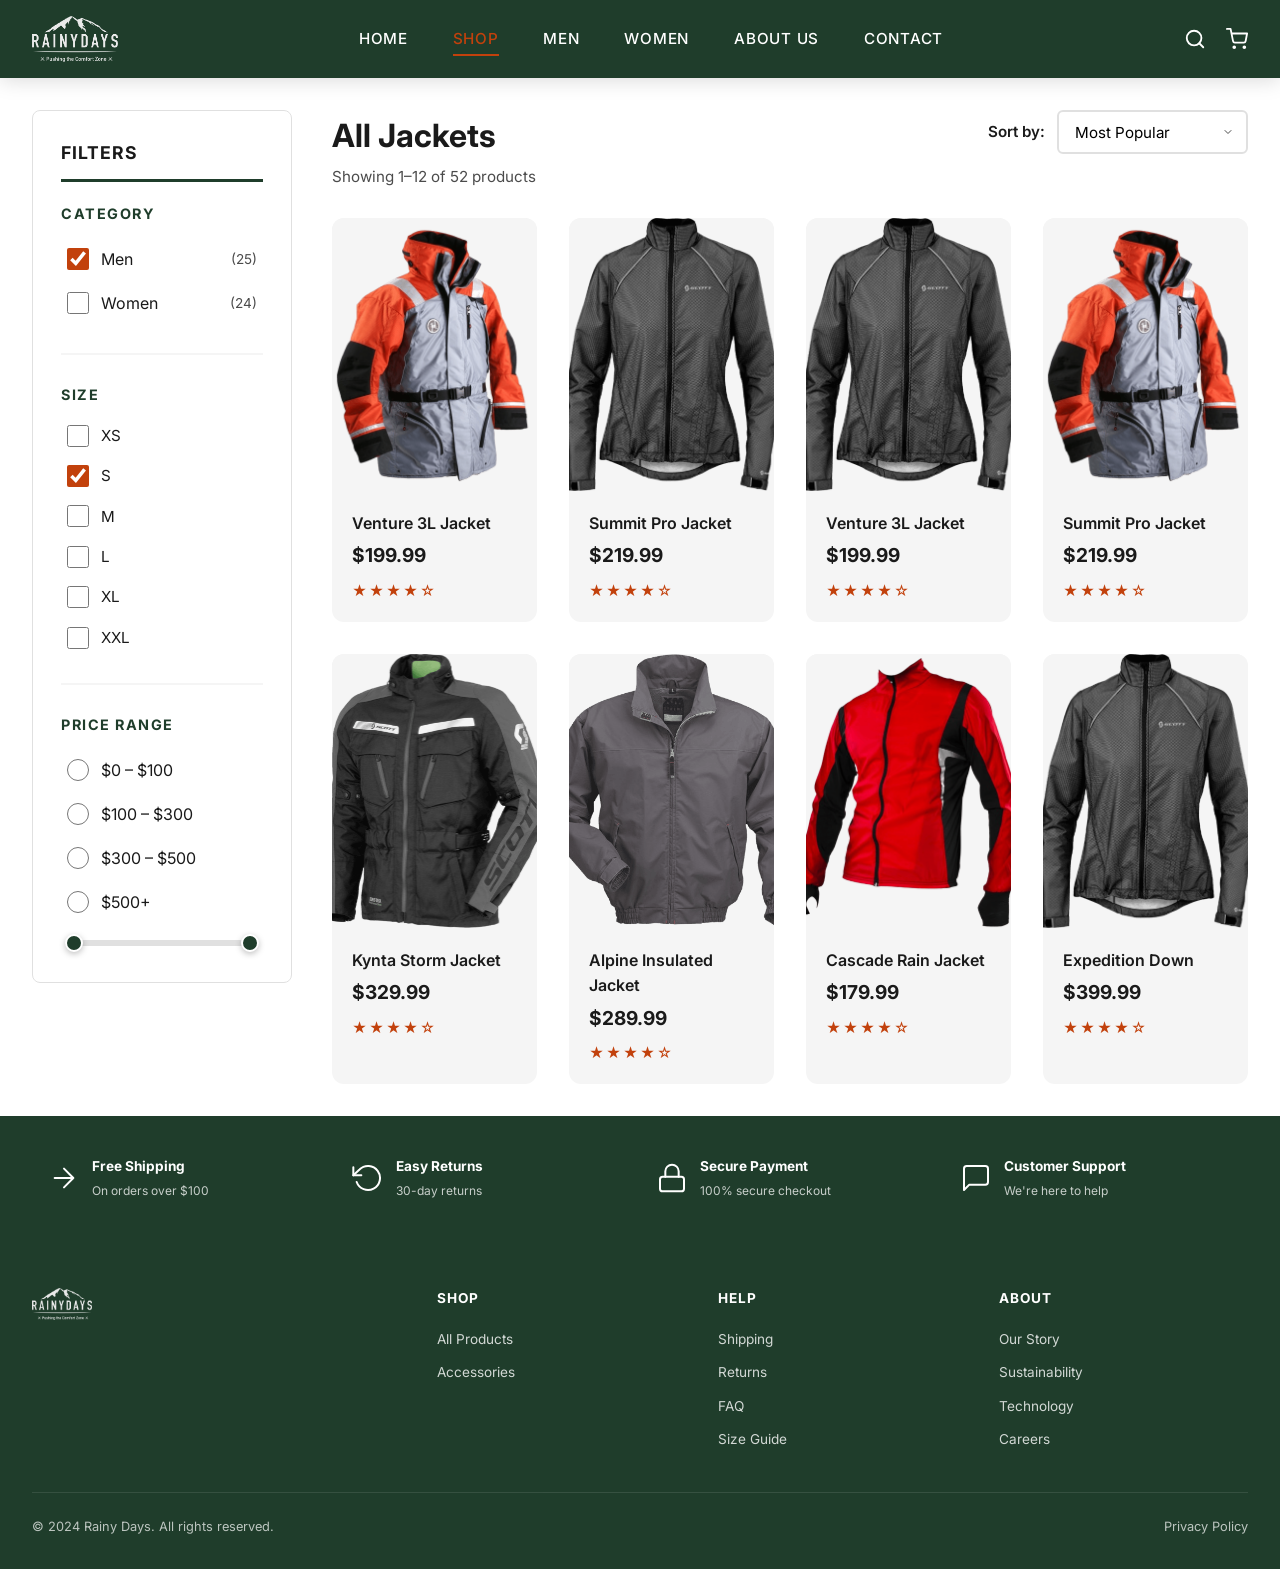
<file: shop.html>
<!DOCTYPE html>
<html lang="en">
  <head>
    <meta charset="UTF-8">
    <meta name="viewport" content="width=device-width, initial-scale=1.0">
    <meta
      name="description"
      content="Shop premium outdoor gear at Rainy Days. Waterproof jackets, hiking equipment, and adventure essentials for men and women."
   >
    <title>Shop — Rainy Days</title>
    <link rel="preconnect" href="https://fonts.googleapis.com">
    <link rel="preconnect" href="https://fonts.gstatic.com" crossorigin>
    <link
      href="https://fonts.googleapis.com/css2?family=Inter:wght@400;500;600;700&display=swap"
      rel="stylesheet"
   >
    <link rel="stylesheet" href="css/style.css">
  </head>
  <!-- body class scopes mobile styles to this page -->
  <body class="shop-page">
    <!-- Hidden checkbox for CSS-only cart badge toggle -->
    <input type="checkbox" id="cart-toggle" class="cart-toggle-check">

    <!-- HEADER -->
    <header>
      <div class="header-inner">
        <!-- Hidden checkbox + label for CSS-only mobile hamburger menu -->
        <input type="checkbox" id="menu-toggle" class="menu-toggle-check">
        <label for="menu-toggle" class="mobile-menu-btn"><span class="menu-lines"></span><span class="sr-only">Open navigation</span></label>
        <!-- Back button shown on shop page mobile header -->
        <a href="index.html" class="mobile-back" aria-label="Go back">&#8249;</a>
        <a href="index.html" class="logo-wrap">
          <img
            src="images/rainydays-logo.png"
            alt="Site logo"
            class="logo-icon"
         >
        </a>
        <nav>
          <ul>
            <li><a href="index.html">Home</a></li>
            <li><a href="shop.html" class="active">Shop</a></li>
            <li><a href="placeholder.html">Men</a></li>
            <li><a href="placeholder.html">Women</a></li>
            <li><a href="placeholder.html">About Us</a></li>
            <li><a href="placeholder.html">Contact</a></li>
          </ul>
        </nav>
        <div class="nav-icons">
          <a href="placeholder.html" class="nav-icon" aria-label="Search">
            <svg
              width="22"
              height="22"
              viewBox="0 0 24 24"
              fill="none"
              stroke="white"
              stroke-width="2"
              stroke-linecap="round"
              stroke-linejoin="round"
            >
              <circle cx="11" cy="11" r="8" />
              <line x1="21" y1="21" x2="16.65" y2="16.65" />
            </svg>
          </a>
          <a href="cart.html" class="nav-icon cart-icon-wrap" aria-label="Cart">
            <svg
              width="22"
              height="22"
              viewBox="0 0 24 24"
              fill="none"
              stroke="white"
              stroke-width="2"
              stroke-linecap="round"
              stroke-linejoin="round"
            >
              <circle cx="9" cy="21" r="1" />
              <circle cx="20" cy="21" r="1" />
              <path
                d="M1 1h4l2.68 13.39a2 2 0 0 0 2 1.61h9.72a2 2 0 0 0 2-1.61L23 6H6"
              />
            </svg>
            <span class="cart-badge">1</span>
          </a>
        </div>
      </div>
    </header>

    <!-- SHOP LAYOUT -->
    <div class="shop-layout">
      <!-- SIDEBAR FILTERS -->
      <aside class="sidebar">
        <h2 class="sidebar-title">FILTERS</h2>

        <!-- Category -->
        <div class="filter-section">
          <h3 class="filter-heading">Category</h3>
          <label class="filter-label">
            <input type="checkbox" checked> Men
            <span class="count">(25)</span>
          </label>
          <label class="filter-label">
            <input type="checkbox"> Women <span class="count">(24)</span>
          </label>
        </div>

        <!-- Size -->
        <div class="filter-section">
          <h3 class="filter-heading">Size</h3>
          <div class="filter-size-grid">
            <label class="filter-label"> <input type="checkbox"> XS </label>
            <label class="filter-label">
              <input type="checkbox" checked> S
            </label>
            <label class="filter-label"> <input type="checkbox"> M </label>
            <label class="filter-label"> <input type="checkbox"> L </label>
            <label class="filter-label"> <input type="checkbox"> XL </label>
            <label class="filter-label"> <input type="checkbox"> XXL </label>
          </div>
        </div>

        <!-- Price Range -->
        <div class="filter-section">
          <h3 class="filter-heading">Price Range</h3>
          <label class="filter-label">
            <input type="radio" name="price-shop"> $0 – $100
          </label>
          <label class="filter-label">
            <input type="radio" name="price-shop"> $100 – $300
          </label>
          <label class="filter-label">
            <input type="radio" name="price-shop"> $300 – $500
          </label>
          <label class="filter-label">
            <input type="radio" name="price-shop"> $500+
          </label>
          <div class="price-slider">
            <div class="price-slider-track"></div>
            <input
              type="range"
              class="price-slider-input"
              min="0"
              max="500"
              value="0"
              aria-label="Minimum price"
           >
            <input
              type="range"
              class="price-slider-input"
              min="0"
              max="500"
              value="500"
              aria-label="Maximum price"
           >
          </div>
        </div>
      </aside>

      <!-- MAIN CONTENT -->
      <main>
        <div class="shop-header">
          <div class="shop-header-left">
            <h1>All Jackets</h1>
            <span class="showing">Showing 1–12 of 52 products</span>
          </div>
          <div class="shop-sort">
            <label for="sort-by" class="sort-label">Sort by:</label>
            <select id="sort-by" class="sort-select">
              <option>Most Popular</option>
              <option>Newest</option>
              <option>Price: Low to High</option>
              <option>Price: High to Low</option>
              <option>Best Rating</option>
            </select>
          </div>
        </div>

        <h2 class="sr-only">Products</h2>
        <div class="product-grid product-grid-shop">
          <!-- Venture 3L Jacket -->
          <div class="product-card">
            <a href="product.html" class="product-card-link">
              <div class="product-card-image">
                <img
                  src="images/rainydays-jacket-venture.png"
                  alt="Venture 3L Jacket"
                  loading="lazy"
               >
              </div>
              <div class="product-card-body">
                <h3>Venture 3L Jacket</h3>
                <p class="price">$199.99</p>
                <div class="stars">★★★★☆</div>
              </div>
            </a>
          </div>

          <!-- Summit Pro Jacket -->
          <div class="product-card">
            <a href="product.html" class="product-card-link">
              <div class="product-card-image">
                <img
                  src="images/rainydays-jacket-summit.png"
                  alt="Summit Pro Jacket"
                  loading="lazy"
               >
              </div>
              <div class="product-card-body">
                <h3>Summit Pro Jacket</h3>
                <p class="price">$219.99</p>
                <div class="stars">★★★★☆</div>
              </div>
            </a>
          </div>

          <!-- Venture 3L Jacket -->
          <div class="product-card">
            <a href="product.html" class="product-card-link">
              <div class="product-card-image">
                <img
                  src="images/rainydays-jacket-summit.png"
                  alt="Venture 3L Jacket"
                  loading="lazy"
               >
              </div>
              <div class="product-card-body">
                <h3>Venture 3L Jacket</h3>
                <p class="price">$199.99</p>
                <div class="stars">★★★★☆</div>
              </div>
            </a>
          </div>

          <!-- Summit Pro Jacket -->
          <div class="product-card">
            <a href="product.html" class="product-card-link">
              <div class="product-card-image">
                <img
                  src="images/rainydays-jacket-venture.png"
                  alt="Summit Pro Jacket"
                  loading="lazy"
               >
              </div>
              <div class="product-card-body">
                <h3>Summit Pro Jacket</h3>
                <p class="price">$219.99</p>
                <div class="stars">★★★★☆</div>
              </div>
            </a>
          </div>

          <!-- Kynta Storm Jacket -->
          <div class="product-card">
            <a href="product.html" class="product-card-link">
              <div class="product-card-image">
                <img
                  src="images/rainydays-jacket-kynta.png"
                  alt="Kynta Storm Jacket"
                  loading="lazy"
               >
              </div>
              <div class="product-card-body">
                <h3>Kynta Storm Jacket</h3>
                <p class="price">$329.99</p>
                <div class="stars">★★★★☆</div>
              </div>
            </a>
          </div>

          <!-- Alpine Insulated Jacket -->
          <div class="product-card">
            <a href="product.html" class="product-card-link">
              <div class="product-card-image">
                <img
                  src="images/rainydays-jacket-alpine.png"
                  alt="Alpine Insulated Jacket"
                  loading="lazy"
               >
              </div>
              <div class="product-card-body">
                <h3>Alpine Insulated Jacket</h3>
                <p class="price">$289.99</p>
                <div class="stars">★★★★☆</div>
              </div>
            </a>
          </div>

          <!-- Cascade Rain Jacket -->
          <div class="product-card">
            <a href="product.html" class="product-card-link">
              <div class="product-card-image">
                <img
                  src="images/rainydays-jacket-stormshield.png"
                  alt="Cascade Rain Jacket"
                  loading="lazy"
               >
              </div>
              <div class="product-card-body">
                <h3>Cascade Rain Jacket</h3>
                <p class="price">$179.99</p>
                <div class="stars">★★★★☆</div>
              </div>
            </a>
          </div>

          <!-- Expedition Down -->
          <div class="product-card">
            <a href="product.html" class="product-card-link">
              <div class="product-card-image">
                <img
                  src="images/rainydays-jacket-summit.png"
                  alt="Expedition Down Jacket"
                  loading="lazy"
               >
              </div>
              <div class="product-card-body">
                <h3>Expedition Down</h3>
                <p class="price">$399.99</p>
                <div class="stars">★★★★☆</div>
              </div>
            </a>
          </div>
        </div>
      </main>
    </div>

    <!-- TRUST BADGES -->
    <div class="trust-badges">
      <div class="trust-badges-inner">
        <div class="trust-badge">
          <svg
            width="32"
            height="32"
            viewBox="0 0 24 24"
            fill="none"
            stroke="white"
            stroke-width="1.5"
            stroke-linecap="round"
            stroke-linejoin="round"
          >
            <path d="M5 12h14M12 5l7 7-7 7" />
          </svg>
          <div class="trust-badge-text">
            <span class="trust-badge-title">Free Shipping</span>
            <span class="trust-badge-sub">On orders over $100</span>
          </div>
        </div>
        <div class="trust-badge">
          <svg
            width="32"
            height="32"
            viewBox="0 0 24 24"
            fill="none"
            stroke="white"
            stroke-width="1.5"
            stroke-linecap="round"
            stroke-linejoin="round"
          >
            <polyline points="1 4 1 10 7 10" />
            <path d="M3.51 15a9 9 0 1 0 2.13-9.36L1 10" />
          </svg>
          <div class="trust-badge-text">
            <span class="trust-badge-title">Easy Returns</span>
            <span class="trust-badge-sub">30-day returns</span>
          </div>
        </div>
        <div class="trust-badge">
          <svg
            width="32"
            height="32"
            viewBox="0 0 24 24"
            fill="none"
            stroke="white"
            stroke-width="1.5"
            stroke-linecap="round"
            stroke-linejoin="round"
          >
            <rect x="3" y="11" width="18" height="11" rx="2" ry="2" />
            <path d="M7 11V7a5 5 0 0 1 10 0v4" />
          </svg>
          <div class="trust-badge-text">
            <span class="trust-badge-title">Secure Payment</span>
            <span class="trust-badge-sub">100% secure checkout</span>
          </div>
        </div>
        <div class="trust-badge">
          <svg
            width="32"
            height="32"
            viewBox="0 0 24 24"
            fill="none"
            stroke="white"
            stroke-width="1.5"
            stroke-linecap="round"
            stroke-linejoin="round"
          >
            <path
              d="M21 15a2 2 0 0 1-2 2H7l-4 4V5a2 2 0 0 1 2-2h14a2 2 0 0 1 2 2z"
            />
          </svg>
          <div class="trust-badge-text">
            <span class="trust-badge-title">Customer Support</span>
            <span class="trust-badge-sub">We're here to help</span>
          </div>
        </div>
      </div>
    </div>

    <!-- FOOTER -->
    <footer>
      <div class="footer-inner">
        <div class="footer-brand">
          <img
            src="images/rainydays-logo.png"
            alt="Site logo"
            class="footer-logo"
         >
        </div>
        <div class="footer-col">
          <h2>Shop</h2>
          <ul>
            <li><a href="shop.html">All Products</a></li>
            <li><a href="placeholder.html">Accessories</a></li>
          </ul>
        </div>
        <div class="footer-col">
          <h2>Help</h2>
          <ul>
            <li><a href="placeholder.html">Shipping</a></li>
            <li><a href="placeholder.html">Returns</a></li>
            <li><a href="placeholder.html">FAQ</a></li>
            <li><a href="placeholder.html">Size Guide</a></li>
          </ul>
        </div>
        <div class="footer-col">
          <h2>About</h2>
          <ul>
            <li><a href="placeholder.html">Our Story</a></li>
            <li><a href="placeholder.html">Sustainability</a></li>
            <li><a href="placeholder.html">Technology</a></li>
            <li><a href="placeholder.html">Careers</a></li>
          </ul>
        </div>
      </div>
      <div class="footer-bottom">
        <span>&copy; 2024 Rainy Days. All rights reserved.</span>
        <span><a href="placeholder.html">Privacy Policy</a></span>
      </div>
    </footer>
  </body>
</html>
</file>
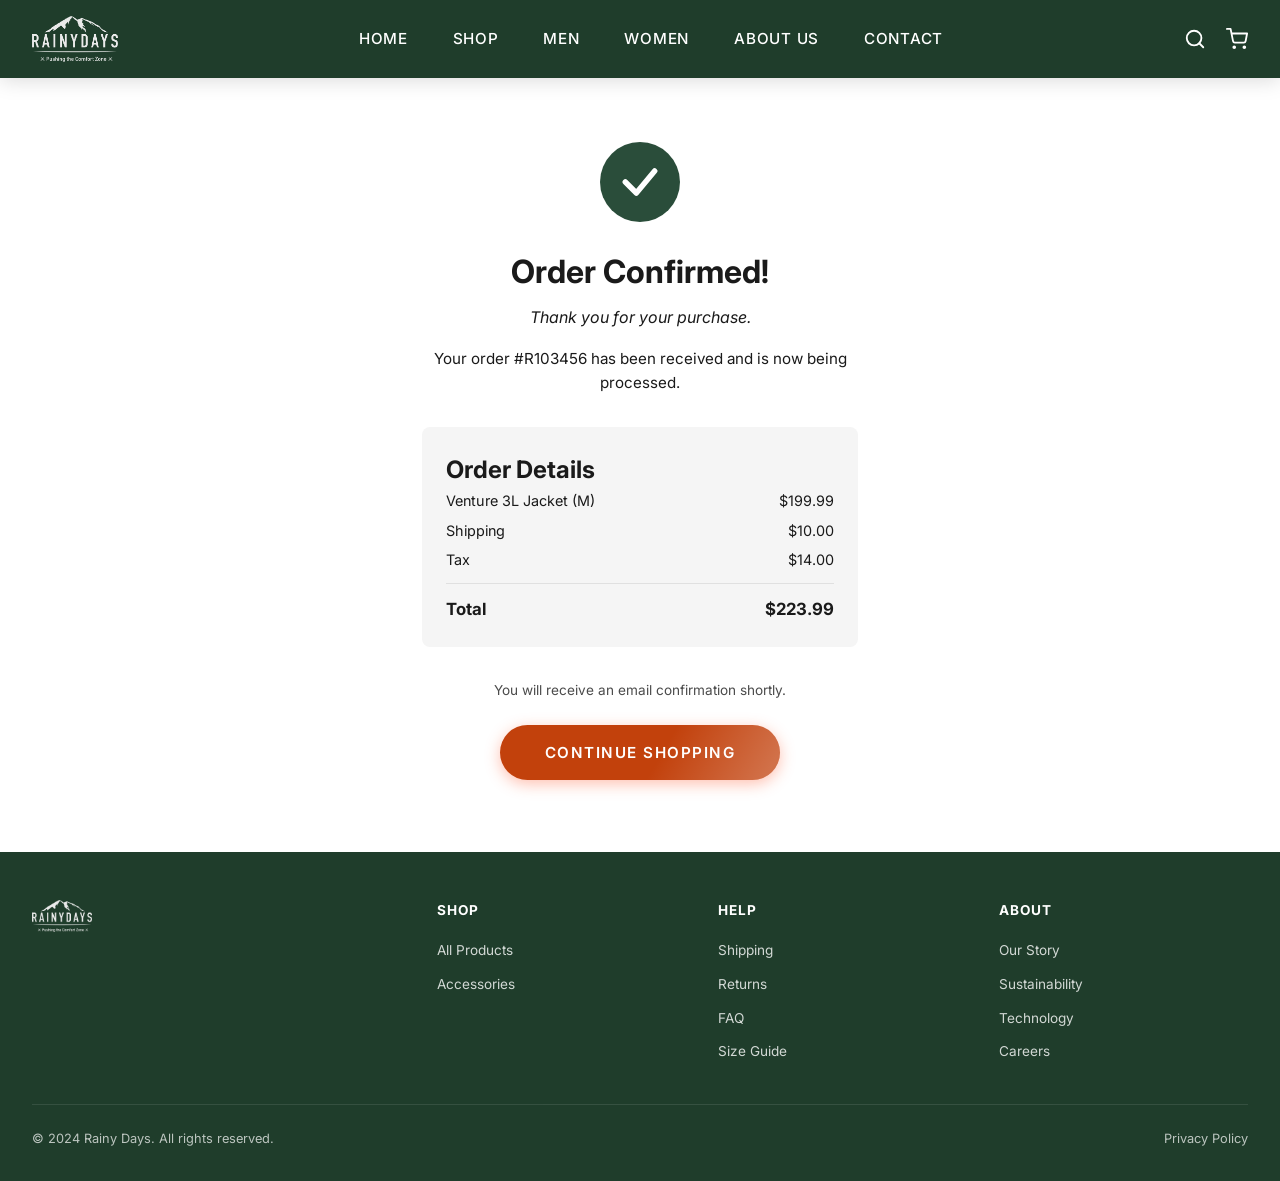
<file: success.html>
<!DOCTYPE html>
<html lang="en">
  <head>
    <meta charset="UTF-8">
    <meta name="viewport" content="width=device-width, initial-scale=1.0">
    <meta
      name="description"
      content="Order confirmed — Thank you for shopping at Rainy Days."
   >
    <title>Order Confirmed — Rainy Days</title>
    <link rel="preconnect" href="https://fonts.googleapis.com">
    <link rel="preconnect" href="https://fonts.gstatic.com" crossorigin>
    <link
      href="https://fonts.googleapis.com/css2?family=Inter:wght@400;500;600;700&display=swap"
      rel="stylesheet"
   >
    <link rel="stylesheet" href="css/style.css">
  </head>
  <body>
    <!-- Hidden checkbox for CSS-only cart badge toggle -->
    <input type="checkbox" id="cart-toggle" class="cart-toggle-check">

    <!-- HEADER -->
    <header>
      <div class="header-inner">
        <!-- Hidden checkbox + label for CSS-only mobile hamburger menu -->
        <input type="checkbox" id="menu-toggle" class="menu-toggle-check">
        <label for="menu-toggle" class="mobile-menu-btn"><span class="menu-lines"></span><span class="sr-only">Open navigation</span></label>
        <!-- Back button returns to shop on success page -->
        <a href="shop.html" class="mobile-back" aria-label="Go back">&#8249;</a>
        <a href="index.html" class="logo-wrap">
          <img
            src="images/rainydays-logo.png"
            alt="Site logo"
            class="logo-icon"
         >
        </a>
        <nav>
          <ul>
            <li><a href="index.html">Home</a></li>
            <li><a href="shop.html">Shop</a></li>
            <li><a href="placeholder.html">Men</a></li>
            <li><a href="placeholder.html">Women</a></li>
            <li><a href="placeholder.html">About Us</a></li>
            <li><a href="placeholder.html">Contact</a></li>
          </ul>
        </nav>
        <div class="nav-icons">
          <a href="placeholder.html" class="nav-icon" aria-label="Search">
            <svg
              width="22"
              height="22"
              viewBox="0 0 24 24"
              fill="none"
              stroke="white"
              stroke-width="2"
              stroke-linecap="round"
              stroke-linejoin="round"
            >
              <circle cx="11" cy="11" r="8" />
              <line x1="21" y1="21" x2="16.65" y2="16.65" />
            </svg>
          </a>
          <a href="cart.html" class="nav-icon cart-icon-wrap" aria-label="Cart">
            <svg
              width="22"
              height="22"
              viewBox="0 0 24 24"
              fill="none"
              stroke="white"
              stroke-width="2"
              stroke-linecap="round"
              stroke-linejoin="round"
            >
              <circle cx="9" cy="21" r="1" />
              <circle cx="20" cy="21" r="1" />
              <path
                d="M1 1h4l2.68 13.39a2 2 0 0 0 2 1.61h9.72a2 2 0 0 0 2-1.61L23 6H6"
              />
            </svg>
            <span class="cart-badge">1</span>
          </a>
        </div>
      </div>
    </header>

    <!-- SUCCESS PAGE -->
    <main>
      <div class="success-page">
        <!-- CHECKMARK ICON -->
        <div class="success-icon">
          <svg
            width="44"
            height="44"
            viewBox="0 0 24 24"
            fill="none"
            stroke="white"
            stroke-width="3"
            stroke-linecap="round"
            stroke-linejoin="round"
          >
            <polyline points="4 12 10 18 20 6"></polyline>
          </svg>
        </div>

        <h1>Order Confirmed!</h1>
        <p class="thank-you">Thank you for your purchase.</p>
        <p class="order-note">
          Your order #R103456 has been received and is now being processed.
        </p>

        <!-- ORDER DETAILS -->
        <div class="success-details">
          <h2>Order Details</h2>
          <div class="success-detail-row">
            <span>Venture 3L Jacket (M)</span>
            <span>$199.99</span>
          </div>
          <div class="success-detail-row">
            <span>Shipping</span>
            <span>$10.00</span>
          </div>
          <div class="success-detail-row">
            <span>Tax</span>
            <span>$14.00</span>
          </div>
          <div class="success-total">
            <span>Total</span>
            <span>$223.99</span>
          </div>
        </div>

        <p class="success-email-note">
          You will receive an email confirmation shortly.
        </p>

        <a href="shop.html" class="btn">Continue Shopping</a>
      </div>
    </main>

    <!-- FOOTER -->
    <footer>
      <div class="footer-inner">
        <div class="footer-brand">
          <img
            src="images/rainydays-logo.png"
            alt="Site logo"
            class="footer-logo"
         >
        </div>
        <div class="footer-col">
          <h2>Shop</h2>
          <ul>
            <li><a href="shop.html">All Products</a></li>
            <li><a href="placeholder.html">Accessories</a></li>
          </ul>
        </div>
        <div class="footer-col">
          <h2>Help</h2>
          <ul>
            <li><a href="placeholder.html">Shipping</a></li>
            <li><a href="placeholder.html">Returns</a></li>
            <li><a href="placeholder.html">FAQ</a></li>
            <li><a href="placeholder.html">Size Guide</a></li>
          </ul>
        </div>
        <div class="footer-col">
          <h2>About</h2>
          <ul>
            <li><a href="placeholder.html">Our Story</a></li>
            <li><a href="placeholder.html">Sustainability</a></li>
            <li><a href="placeholder.html">Technology</a></li>
            <li><a href="placeholder.html">Careers</a></li>
          </ul>
        </div>
      </div>
      <div class="footer-bottom">
        <span>&copy; 2024 Rainy Days. All rights reserved.</span>
        <span><a href="placeholder.html">Privacy Policy</a></span>
      </div>
    </footer>
  </body>
</html>
</file>
<file: css/style.css>
/* ----- RESET ----- */
*,
*::before,
*::after {
  margin: 0;
  padding: 0;
  box-sizing: border-box;
}

/* ----- ROOT VARIABLES ----- */
:root {
  --green-dark: #1f3d2b;
  --green-muted: #2a4d3a;
  --cta: #c2410c;
  --cta-hover: #9e340a;
  --white: #ffffff;
  --black: #1a1a1a;
  --gray-light: #f5f5f5;
  --gray-mid: #4b4b4b;
  --gray-border: #e0e0e0;
  --font: "Inter", sans-serif;
}

/* ----- KEYFRAME ANIMATIONS ----- */
@keyframes fadeInUp {
  from {
    opacity: 0;
    transform: translateY(30px);
  }
  to {
    opacity: 1;
    transform: translateY(0);
  }
}

@keyframes scaleIn {
  from {
    opacity: 0;
    transform: scale(0.85);
  }
  to {
    opacity: 1;
    transform: scale(1);
  }
}

@keyframes slideDown {
  from {
    opacity: 0;
    transform: translateY(-20px);
  }
  to {
    opacity: 1;
    transform: translateY(0);
  }
}

@keyframes pulse {
  0%,
  100% {
    transform: scale(1);
  }
  50% {
    transform: scale(1.05);
  }
}

@keyframes checkBounce {
  0% {
    transform: scale(0);
  }
  50% {
    transform: scale(1.3);
  }
  100% {
    transform: scale(1);
  }
}

/* ----- BASE ----- */
html {
  font-size: 16px;
  scroll-behavior: smooth;
}

body {
  font-family: var(--font);
  color: var(--black);
  background: var(--white);
  line-height: 1.6;
  min-height: 100vh;
}

img {
  max-width: 100%;
  display: block;
}

a {
  text-decoration: none;
  color: inherit;
}

.sr-only {
  position: absolute;
  width: 1px;
  height: 1px;
  padding: 0;
  margin: -1px;
  overflow: hidden;
  clip: rect(0, 0, 0, 0);
  white-space: nowrap;
  border: 0;
}

ul {
  list-style: none;
}

/* ===== CART BADGE (PURE CSS CHECKBOX HACK) ===== */
.cart-toggle-check {
  display: none;
}

.cart-icon-wrap {
  position: relative;
}

.cart-badge {
  position: absolute;
  top: -6px;
  right: -8px;
  width: 18px;
  height: 18px;
  border-radius: 50%;
  background: var(--cta);
  color: var(--white);
  font-size: 0.65rem;
  font-weight: 700;
  display: none;
  align-items: center;
  justify-content: center;
  line-height: 1;
}

/* Show badge when any ADD button (label) checks the hidden checkbox */
body:has(.cart-toggle-check:checked) .cart-badge {
  display: flex;
}

/* Label cursor for ADD buttons */
label.btn-add-cart,
label.add-to-cart-btn {
  cursor: pointer;
  user-select: none;
}

/* Hide mobile menu toggle on desktop — shown via media query on phones */
.menu-toggle-check,
.mobile-menu-btn,
.mobile-back {
  display: none;
}

/* ----- HEADER ----- */
header {
  background: var(--green-dark);
  color: var(--white);
  padding: 0;
  position: sticky;
  top: 0;
  z-index: 100;
  animation: slideDown 0.5s ease-out;
  box-shadow: 0 2px 20px rgba(0, 0, 0, 0.15);
}

.header-inner {
  max-width: 1300px;
  margin: 0 auto;
  display: flex;
  align-items: center;
  justify-content: space-between;
  padding: 0.9rem 2rem;
  min-height: 78px;
}

.logo-wrap {
  display: flex;
  align-items: center;
  gap: 0.65rem;
}

.logo-icon {
  height: 46px;
  width: auto;
}

nav ul {
  display: flex;
  gap: 2.8rem;
}

nav a {
  font-size: 0.95rem;
  font-weight: 500;
  text-transform: uppercase;
  letter-spacing: 0.75px;
  transition: color 0.2s;
  padding: 0.5rem 0;
}

nav a:hover,
nav a.active {
  color: var(--cta);
}

.nav-icons {
  display: flex;
  align-items: center;
  gap: 1.25rem;
}

.nav-icon {
  display: flex;
  align-items: center;
  justify-content: center;
  transition: opacity 0.2s;
}

.nav-icon:hover {
  opacity: 0.7;
}

/* ----- HERO ----- */
.hero {
  position: relative;
  min-height: 580px;
  display: flex;
  align-items: center;
  background: url("../images/rainydays-gear-gaiter.jpg") center/cover no-repeat;
  background-attachment: fixed;
  overflow: hidden;
}

.hero::before {
  content: "";
  position: absolute;
  inset: 0;
  background: linear-gradient(
    to right,
    rgba(0, 0, 0, 0.7) 0%,
    rgba(0, 0, 0, 0.5) 45%,
    rgba(0, 0, 0, 0.15) 100%
  );
  z-index: 1;
}

.hero-content {
  position: relative;
  z-index: 2;
  max-width: 1300px;
  margin: 0 auto;
  padding: 4rem 2rem;
  width: 100%;
  animation: fadeInUp 0.8s ease-out;
}

@media (min-width: 769px) {
  .home-page .hero-content {
    max-width: none;
    margin-left: 0;
    margin-right: 0;
    padding-left: 3.5rem;
  }
}

.hero h1 {
  font-size: 3.4rem;
  font-weight: 700;
  color: var(--white);
  max-width: 650px;
  line-height: 1.1;
  margin-bottom: 1.25rem;
  letter-spacing: -0.5px;
  animation: fadeInUp 0.8s ease-out 0.2s both;
}

.hero p {
  font-size: 1.2rem;
  color: rgba(255, 255, 255, 0.9);
  max-width: 540px;
  line-height: 1.7;
  margin-bottom: 2rem;
  animation: fadeInUp 0.8s ease-out 0.4s both;
}

.hero .btn {
  animation: fadeInUp 0.8s ease-out 0.6s both;
}

.btn {
  display: inline-block;
  background: var(--cta);
  color: var(--white);
  font-weight: 600;
  font-size: 0.95rem;
  text-transform: uppercase;
  letter-spacing: 1.5px;
  padding: 0.95rem 2.8rem;
  border-radius: 30px;
  border: none;
  cursor: pointer;
  transition: all 0.3s cubic-bezier(0.25, 0.8, 0.25, 1.2);
  text-align: center;
  position: relative;
  overflow: hidden;
  box-shadow: 0 4px 15px rgba(255, 75, 29, 0.35);
}

.btn:hover {
  background: var(--cta-hover);
  transform: translateY(-3px);
  box-shadow: 0 8px 25px rgba(255, 75, 29, 0.5);
}

.btn:active {
  transform: translateY(0);
  box-shadow: 0 2px 8px rgba(255, 75, 29, 0.3);
}

.btn::after {
  content: "";
  position: absolute;
  inset: 0;
  background: linear-gradient(
    120deg,
    transparent 30%,
    rgba(255, 255, 255, 0.25) 50%,
    transparent 70%
  );
  background-size: 200% 100%;
  transition: background-position 0.4s;
}

.btn:hover::after {
  background-position: 200% center;
}

.btn-outline {
  background: transparent;
  border: 2px solid var(--white);
  color: var(--white);
}

.btn-outline:hover {
  background: var(--white);
  color: var(--black);
}

/* ----- SECTIONS ----- */
.section-inner {
  max-width: 1300px;
  margin: 0 auto;
}

.section-title {
  font-size: 1.8rem;
  font-weight: 700;
  text-transform: uppercase;
  letter-spacing: 1px;
}

.section-header-row {
  display: flex;
  justify-content: space-between;
  align-items: baseline;
  margin-bottom: 2.5rem;
}

.section-header-row .section-title {
  margin-bottom: 0;
}

.view-all {
  font-size: 0.9rem;
  color: var(--gray-mid);
  transition: color 0.2s;
}

.view-all:hover {
  color: var(--cta);
}

/* ----- PRODUCT GRID ----- */
.product-grid {
  display: grid;
  grid-template-columns: repeat(3, 1fr);
  gap: 2rem;
}

.product-grid-4 {
  grid-template-columns: repeat(4, 1fr);
}

.product-card {
  background: var(--gray-light);
  border-radius: 12px;
  overflow: hidden;
  transition:
    transform 0.35s cubic-bezier(0.25, 0.8, 0.25, 1),
    box-shadow 0.35s ease;
}

.product-grid .product-card:nth-child(1) {
  animation: fadeInUp 0.6s ease-out 0.1s both;
}
.product-grid .product-card:nth-child(2) {
  animation: fadeInUp 0.6s ease-out 0.2s both;
}
.product-grid .product-card:nth-child(3) {
  animation: fadeInUp 0.6s ease-out 0.3s both;
}
.product-grid .product-card:nth-child(4) {
  animation: fadeInUp 0.6s ease-out 0.4s both;
}
.product-grid .product-card:nth-child(5) {
  animation: fadeInUp 0.6s ease-out 0.5s both;
}
.product-grid .product-card:nth-child(6) {
  animation: fadeInUp 0.6s ease-out 0.6s both;
}

.product-card:hover {
  transform: translateY(-8px);
  box-shadow: 0 16px 40px rgba(0, 0, 0, 0.15);
}

.product-card-image {
  aspect-ratio: 3/4;
  background: var(--gray-light);
  display: flex;
  align-items: center;
  justify-content: center;
  overflow: hidden;
  position: relative;
}

.product-card-image img {
  width: 100%;
  height: 100%;
  object-fit: cover;
  transition: transform 0.5s cubic-bezier(0.25, 0.8, 0.25, 1);
}

.product-card:hover .product-card-image img {
  transform: scale(1.06);
}

.product-card-body {
  padding: 1.25rem;
}

.product-card-body h3 {
  font-size: 1rem;
  font-weight: 600;
  margin-bottom: 0.25rem;
}

.product-card-body .price {
  font-size: 1.2rem;
  font-weight: 700;
  margin-bottom: 0.5rem;
}

.stars {
  color: var(--cta);
  font-size: 0.9rem;
  letter-spacing: 2px;
}

/* ----- FEATURED SECTION ----- */
.featured {
  background: var(--white);
  padding: 4rem 2.7rem 2.4rem;
}

.featured .section-inner {
  max-width: none;
}

.featured .product-grid {
  grid-template-columns: repeat(4, minmax(0, 1fr));
  gap: clamp(4rem, 7vw, 6.4rem);
}

.featured .section-header-row {
  margin-bottom: 2.15rem;
}

.featured .section-title {
  padding-bottom: 0;
  font-size: 2rem;
  line-height: 1.1;
  letter-spacing: 0;
}

.featured .section-title::after {
  display: none;
}

.featured .view-all {
  color: var(--black);
  font-size: 1rem;
}

.featured .product-card {
  background: var(--white);
  border-radius: 0;
  overflow: visible;
  box-shadow: none;
}

.featured .product-card:hover {
  transform: none;
  box-shadow: none;
}

.featured .product-card-image {
  aspect-ratio: 0.71;
  background: #e4e4e4;
  border-radius: 0;
}

.featured .product-card-image img {
  object-fit: contain;
  padding: 0.15rem;
}

.featured .product-card:hover .product-card-image img {
  transform: none;
}

.featured .product-card-body {
  padding: 1.75rem 0 0;
}

.featured .product-card-body h3 {
  font-size: 1.5rem;
  line-height: 1.05;
  font-weight: 700;
  margin-bottom: 0.25rem;
}

.featured .product-card-body .price {
  font-size: 1rem;
  line-height: 1.1;
  font-weight: 400;
  margin-bottom: 0.15rem;
}

.featured .stars {
  color: #f28c28;
  font-size: 0.95rem;
  letter-spacing: 1px;
}

/* ----- FEATURES SECTION ----- */
.features-section {
  background: var(--green-dark);
  color: var(--white);
  padding: 4rem 2rem;
}

/* ----- BANNER ----- */
.banner {
  position: relative;
  min-height: 600px;
  display: flex;
  align-items: center;
  background: url("../images/rainydays-gear-gloves.jpg") center/cover no-repeat;
  overflow: hidden;
}

.banner::before {
  content: "";
  position: absolute;
  inset: 0;
  background: rgba(0, 0, 0, 0.35);
  z-index: 1;
}

.banner-content {
  position: relative;
  z-index: 2;
  max-width: 1300px;
  margin: 0;
  padding: 4rem 2rem 4rem 6rem;
  width: 100%;
  text-align: left;
}

.banner h2 {
  font-size: 2rem;
  font-weight: 700;
  color: var(--white);
  margin-bottom: 1rem;
  line-height: 1.2;
}

.banner p {
  font-size: 1.25rem;
  color: rgba(255, 255, 255, 0.9);
  max-width: 600px;
  margin: 0 0 2rem;
  line-height: 1.6;
}

.banner .btn {
  border-radius: 12px;
  padding: 0.9rem 2.4rem;
  font-size: 0.9rem;
  font-weight: 700;
  letter-spacing: 2px;
  box-shadow: 0 4px 20px rgba(194, 65, 12, 0.4);
}

.features-inner {
  margin: 0 auto;
  display: grid;
  grid-template-columns: 1fr 1px 1fr 1px 1fr 1px 1fr;
  gap: clamp(1.5rem, 4vw, 4rem);
  align-items: start;
  width: 100%;
  padding: 0 4rem;
}

.feature-col {
  text-align: center;
  padding: 0 1rem;
}

.feature-icon {
  margin-bottom: 1.25rem;
  display: flex;
  justify-content: center;
}

.feature-icon svg {
  display: block;
}

.feature-col h3 {
  font-size: 0.95rem;
  font-weight: 700;
  text-transform: uppercase;
  letter-spacing: 1px;
  margin-bottom: 0.75rem;
}

.feature-col p {
  font-size: 0.85rem;
  opacity: 0.85;
  line-height: 1.5;
}

.feature-divider {
  width: 1px;
  background: rgba(255, 255, 255, 0.3);
  height: 100%;
  min-height: 120px;
}

/* ----- NEWSLETTER ----- */
.newsletter {
  background: var(--green-dark);
  color: var(--white);
  padding: 4rem 2rem;
}

.newsletter-inner {
  max-width: 1300px;
  margin: 0 auto;
  display: flex;
  align-items: center;
  justify-content: space-between;
  gap: 4rem;
}

.newsletter-text {
  flex: 1;
  max-width: 550px;
}

.newsletter-text h2 {
  font-size: 1.6rem;
  font-weight: 700;
  text-transform: uppercase;
  letter-spacing: 1px;
  margin-bottom: 0.75rem;
}

.newsletter-text p {
  font-size: 0.95rem;
  opacity: 0.9;
  line-height: 1.7;
  margin: 0;
}

.newsletter-form {
  display: flex;
  gap: 0.75rem;
  flex-shrink: 0;
  width: min(100%, 420px);
}

.newsletter-form input {
  flex: 1;
  padding: 0.9rem 1.25rem;
  border-radius: 12px;
  border: none;
  font-family: var(--font);
  font-size: 0.9rem;
  outline: none;
  background: #e5e7eb;
  color: #1a1a1a;
}

.newsletter-form input::placeholder {
  color: #6b7280;
}

.newsletter-form .btn {
  border-radius: 12px;
  padding: 0.9rem 2rem;
  font-size: 0.85rem;
  font-weight: 700;
  letter-spacing: 1.5px;
  box-shadow: 0 4px 20px rgba(194, 65, 12, 0.4);
  white-space: nowrap;
}

/* ----- FOOTER ----- */
footer {
  background: var(--green-dark);
  color: var(--white);
  padding: 3rem 2rem 2rem;
}

.footer-inner {
  max-width: 1300px;
  margin: 0 auto;
  display: grid;
  grid-template-columns: 1.5fr 1fr 1fr 1fr;
  gap: 2rem;
}

.footer-logo {
  width: 60px;
  margin-bottom: 0.5rem;
}

.footer-col h2 {
  font-size: 0.85rem;
  font-weight: 700;
  text-transform: uppercase;
  letter-spacing: 1px;
  margin-bottom: 1rem;
}

.footer-col ul li {
  margin-bottom: 0.5rem;
}

.footer-col a {
  font-size: 0.85rem;
  opacity: 0.8;
  transition: opacity 0.2s;
}

.footer-col a:hover {
  opacity: 1;
}

.footer-bottom {
  max-width: 1300px;
  margin: 2rem auto 0;
  padding-top: 1.5rem;
  border-top: 1px solid rgba(255, 255, 255, 0.15);
  display: flex;
  justify-content: space-between;
  font-size: 0.8rem;
  opacity: 0.7;
}

/* ----- SHOP PAGE ----- */
.shop-layout {
  display: grid;
  grid-template-columns: 260px 1fr;
  gap: 2.5rem;
  padding: 2rem;
  max-width: 1300px;
  margin: 0 auto;
}

.sidebar {
  background: var(--white);
  padding: 1.75rem;
  border-radius: 8px;
  border: 1px solid var(--gray-border);
  align-self: start;
  position: sticky;
  top: 95px;
}

.sidebar-title {
  font-size: 1.1rem;
  font-weight: 700;
  color: var(--black);
  margin-bottom: 1.25rem;
  padding-bottom: 0.75rem;
  border-bottom: 3px solid var(--green-dark);
  text-transform: uppercase;
  letter-spacing: 1px;
}

.filter-heading {
  font-size: 0.9rem;
  font-weight: 700;
  text-transform: uppercase;
  letter-spacing: 1.5px;
  color: var(--green-dark);
  margin-bottom: 0.75rem;
}

.filter-section {
  margin-bottom: 1.75rem;
  padding-bottom: 1.75rem;
  border-bottom: 2px solid var(--gray-light);
}

.filter-section:last-child {
  border-bottom: none;
  margin-bottom: 0;
  padding-bottom: 0;
}

/* Price Range Slider */
.price-slider {
  position: relative;
  height: 6px;
  margin: 1rem 0.25rem 0.5rem;
}

.price-slider-track {
  position: absolute;
  inset: 0;
  background: var(--gray-border);
  border-radius: 3px;
}

.price-slider-input {
  position: absolute;
  inset: 0;
  width: 100%;
  -webkit-appearance: none;
  appearance: none;
  background: transparent;
  pointer-events: none;
  margin: 0;
}

.price-slider-input::-webkit-slider-thumb {
  -webkit-appearance: none;
  appearance: none;
  width: 18px;
  height: 18px;
  border-radius: 50%;
  background: var(--green-dark);
  border: 2px solid var(--white);
  cursor: pointer;
  pointer-events: auto;
  box-shadow: 0 2px 6px rgba(0, 0, 0, 0.25);
}

.price-slider-input::-moz-range-thumb {
  width: 18px;
  height: 18px;
  border-radius: 50%;
  background: var(--green-dark);
  border: 2px solid var(--white);
  cursor: pointer;
  pointer-events: auto;
  box-shadow: 0 2px 6px rgba(0, 0, 0, 0.25);
}

/* Filter checkboxes & radios — large touch targets */
.filter-label {
  display: flex;
  align-items: center;
  gap: 0.75rem;
  font-size: 1rem;
  padding: 0.55rem 0.35rem;
  cursor: pointer;
  line-height: 1.4;
  min-height: 44px;
  color: var(--black);
}

.filter-label input[type="checkbox"],
.filter-label input[type="radio"] {
  width: 22px;
  height: 22px;
  accent-color: var(--cta);
  flex-shrink: 0;
}

.filter-label .count {
  font-size: 0.85rem;
  color: var(--gray-mid);
  margin-left: auto;
}

/* Size grid in filter */
.filter-size-grid {
  display: flex;
  flex-direction: column;
  gap: 0.35rem;
}

.filter-size-grid .filter-label {
  min-height: 0;
  padding: 0.4rem 0.35rem;
  font-size: 0.95rem;
}

/* Shop header with sort */
.shop-header {
  display: flex;
  justify-content: space-between;
  align-items: flex-start;
  margin-bottom: 1.75rem;
  flex-wrap: wrap;
  gap: 1rem;
}

.shop-header-left h1 {
  font-size: 2rem;
  font-weight: 700;
}

.shop-header .showing {
  font-size: 0.95rem;
  color: var(--gray-mid);
  display: block;
  margin-top: 0.25rem;
}

/* Sort dropdown */
.shop-sort {
  display: flex;
  align-items: center;
  gap: 0.75rem;
}

.sort-label {
  font-size: 0.95rem;
  font-weight: 600;
  color: var(--black);
  white-space: nowrap;
}

.sort-select {
  font-family: var(--font);
  font-size: 0.95rem;
  padding: 0.6rem 2.5rem 0.6rem 1rem;
  border: 2px solid var(--gray-border);
  border-radius: 6px;
  background: var(--white);
  cursor: pointer;
  min-height: 44px;
  appearance: none;
  -webkit-appearance: none;
  background-image: url("data:image/svg+xml,%3Csvg xmlns='http://www.w3.org/2000/svg' width='12' height='12' viewBox='0 0 24 24' fill='none' stroke='%234B4B4B' stroke-width='2' stroke-linecap='round' stroke-linejoin='round'%3E%3Cpolyline points='6 9 12 15 18 9'%3E%3C/polyline%3E%3C/svg%3E");
  background-repeat: no-repeat;
  background-position: right 0.75rem center;
}

.sort-select:focus {
  border-color: var(--green-dark);
  outline: none;
  box-shadow: 0 0 0 3px rgba(31, 61, 43, 0.15);
}

/* Shop product grid — 4 columns */
.product-grid-shop {
  grid-template-columns: repeat(4, 1fr);
}

.product-card-link {
  display: block;
}

.product-card-link:hover {
  opacity: 1;
}

/* ----- BREADCRUMB ----- */
.breadcrumb {
  padding: 1rem 2rem;
  max-width: 1300px;
  margin: 0 auto;
  font-size: 0.85rem;
  color: var(--gray-mid);
}

.breadcrumb a {
  color: var(--black);
  transition: color 0.2s;
}

.breadcrumb a:hover {
  color: var(--cta);
}

.breadcrumb span {
  margin: 0 0.4rem;
}

/* ----- PRODUCT DETAIL ----- */
.product-detail-layout {
  display: grid;
  grid-template-columns: 1fr 1fr;
  gap: 3rem;
  padding: 2rem;
  max-width: 1300px;
  margin: 0 auto;
}

.product-gallery {
  display: flex;
  gap: 1rem;
  align-items: flex-start;
}

/* Vertical thumbnails on left */
.thumbnails-vertical {
  display: flex;
  flex-direction: column;
  gap: 0.75rem;
  flex-shrink: 0;
}

.thumbnail-v {
  width: 72px;
  height: 88px;
  border-radius: 6px;
  overflow: hidden;
  cursor: pointer;
  border: 2px solid transparent;
  background: var(--gray-light);
  transition: border-color 0.2s;
}

.thumbnail-v img {
  width: 100%;
  height: 100%;
  object-fit: cover;
  display: block;
}

.thumbnail-v.active,
.thumbnail-v:hover {
  border-color: var(--green-dark);
}

.main-image {
  flex: 1;
  aspect-ratio: 4/5;
  background: var(--gray-light);
  border-radius: 8px;
  overflow: hidden;
  position: relative;
}

.main-image img {
  width: 100%;
  height: 100%;
  object-fit: cover;
}

/* Carousel indicator dots */
.carousel-indicator {
  position: absolute;
  bottom: 1rem;
  left: 50%;
  transform: translateX(-50%);
  display: flex;
  gap: 0.5rem;
  z-index: 3;
}

.carousel-dot {
  width: 8px;
  height: 8px;
  border-radius: 50%;
  background: rgba(255, 255, 255, 0.5);
  border: 1px solid rgba(255, 255, 255, 0.8);
}

.carousel-dot.active {
  background: var(--white);
  border-color: var(--white);
}

.product-info h1 {
  font-size: 1.9rem;
  font-weight: 700;
  margin-bottom: 0.35rem;
}

.product-info .price {
  font-size: 1.5rem;
  font-weight: 700;
  margin-bottom: 0.5rem;
}

.product-info .rating {
  display: flex;
  align-items: center;
  gap: 0.5rem;
  margin-bottom: 1.25rem;
}

.product-info .rating .stars {
  color: #f5a623;
  font-size: 1rem;
}

.product-info .review-count {
  font-size: 0.85rem;
  color: var(--gray-mid);
}

.product-info .description {
  font-size: 0.95rem;
  line-height: 1.7;
  color: var(--black);
  margin-bottom: 1.5rem;
}

.option-group {
  margin-bottom: 1.25rem;
}

.option-group h2 {
  font-size: 0.85rem;
  font-weight: 600;
  text-transform: uppercase;
  letter-spacing: 0.5px;
  margin-bottom: 0.5rem;
}

.color-swatches {
  display: flex;
  gap: 0.75rem;
  flex-wrap: wrap;
}

.size-selector {
  display: flex;
  gap: 0.5rem;
  flex-wrap: wrap;
}

.quantity-control {
  display: flex;
  align-items: center;
  gap: 0;
  margin-bottom: 1.5rem;
}

.qty-btn {
  width: 40px;
  height: 40px;
  border: 1px solid var(--gray-border);
  background: var(--white);
  font-size: 1.1rem;
  cursor: pointer;
  display: flex;
  align-items: center;
  justify-content: center;
  font-family: var(--font);
  transition: background 0.15s;
}

.qty-btn:hover {
  background: #f0f0f0;
}

.qty-btn:first-child {
  border-radius: 4px 0 0 4px;
}

.qty-btn:last-child {
  border-radius: 0 4px 4px 0;
}

.qty-input {
  width: 60px;
  height: 40px;
  border: 1px solid var(--gray-border);
  border-left: none;
  border-right: none;
  text-align: center;
  font-family: var(--font);
  font-size: 1rem;
  font-weight: 600;
}

.add-to-cart-btn {
  width: 220px;
  margin-bottom: 0.5rem;
  border-radius: 12px;
  padding: 0.65rem 1.5rem;
  font-size: 0.75rem;
  font-weight: 700;
  letter-spacing: 1px;
  display: block;
  text-align: center;
}

.buy-now-btn {
  width: 220px;
  display: block;
  text-align: center;
  border: 2px solid var(--black);
  background: var(--white);
  color: var(--black);
  border-radius: 12px;
  padding: 0.65rem 1.5rem;
  font-size: 0.75rem;
  font-weight: 700;
  text-transform: uppercase;
  letter-spacing: 1px;
  box-shadow: none;
}

.buy-now-btn:hover {
  background: var(--black);
  color: var(--white);
  box-shadow: 0 4px 15px rgba(0, 0, 0, 0.2);
}

.product-actions {
  display: flex;
  flex-direction: column;
  align-items: flex-end;
  gap: 0.5rem;
  margin-top: 1rem;
}

/* ----- FEATURES BAR ----- */
.features-bar {
  background: var(--gray-light);
  border-top: 1px solid var(--gray-border);
  border-bottom: 1px solid var(--gray-border);
  padding: 0;
}

.features-bar-inner {
  margin: 0 auto;
  display: grid;
  grid-template-columns: 1fr 1px 1fr 1px 1fr 1px 1fr;
  align-items: center;
  padding: 1.5rem 2rem;
  width: 100%;
}

.feat-item {
  display: flex;
  align-items: center;
  gap: 0.75rem;
  padding: 0.5rem 1rem;
  justify-content: center;
}

.feat-icon {
  flex-shrink: 0;
  display: flex;
  align-items: center;
  justify-content: center;
}

.feat-text {
  display: flex;
  flex-direction: column;
  gap: 0.15rem;
}

.feat-label {
  font-size: 0.8rem;
  font-weight: 700;
  text-transform: uppercase;
  letter-spacing: 1px;
  color: var(--green-dark);
}

.feat-value {
  font-size: 0.85rem;
  color: var(--gray-mid);
  font-weight: 500;
}

.feat-divider {
  width: 100%;
  height: 40px;
  background: var(--gray-border);
}

/* ----- DESCRIPTION & SPECS ----- */
.desc-specs-section {
  padding: 3rem 2rem;
  background: var(--white);
}

.desc-specs-inner {
  max-width: 1300px;
  margin: 0 auto;
  display: grid;
  grid-template-columns: 1fr 1fr;
  gap: 3rem;
}

.desc-heading {
  font-size: 0.8rem;
  font-weight: 700;
  text-transform: uppercase;
  letter-spacing: 1.5px;
  color: var(--green-dark);
  margin-bottom: 1rem;
}

.desc-paragraph {
  font-size: 0.95rem;
  line-height: 1.8;
  color: var(--black);
  margin-bottom: 1.25rem;
}

.desc-bullets {
  list-style: none;
  padding: 0;
}

.desc-bullets li {
  position: relative;
  padding-left: 1.25rem;
  margin-bottom: 0.5rem;
  font-size: 0.9rem;
  color: var(--black);
}

.desc-bullets li::before {
  content: "•";
  position: absolute;
  left: 0;
  color: var(--green-dark);
  font-weight: 700;
  font-size: 1.1rem;
}

.specs-list {
  list-style: none;
  padding: 0;
}

.specs-list li {
  font-size: 0.9rem;
  color: var(--black);
  margin-bottom: 0.35rem;
  line-height: 1.6;
}

.specs-divider {
  border: none;
  border-top: 1px solid var(--gray-border);
  margin: 1.5rem 0;
}

/* ----- CART PAGE ----- */
/* Two-column layout: cart items left, order summary right */
.cart-layout {
  display: grid;
  grid-template-columns: minmax(0, 700px) 340px;
  gap: 2.5rem;
  padding: 2rem;
  max-width: 1200px;
  margin: 0 auto;
  align-items: start;
}

.cart-main {
  min-width: 0;
}

.cart-section h1 {
  font-size: 1.8rem;
  font-weight: 700;
  margin-bottom: 2rem;
}

.cart-table-header {
  display: grid;
  grid-template-columns: 2fr 1fr 1fr 1fr;
  gap: 1rem;
  padding-bottom: 0.75rem;
  border-bottom: 2px solid var(--gray-border);
  margin-bottom: 0;
}

.cart-table-header span {
  font-size: 0.8rem;
  font-weight: 700;
  text-transform: uppercase;
  letter-spacing: 1px;
  color: var(--gray-mid);
}

.cart-table-header span:nth-child(2),
.cart-table-header span:nth-child(3) {
  text-align: center;
}

.cart-table-header span:last-child {
  text-align: right;
}

.cart-item {
  display: grid;
  grid-template-columns: 2fr 1fr 1fr 1fr;
  gap: 1rem;
  align-items: center;
  padding: 1.5rem 0;
  border-bottom: 1px solid var(--gray-border);
}

.cart-item-product {
  display: flex;
  gap: 1rem;
  align-items: center;
}

.cart-item-img {
  width: 110px;
  height: 134px;
  border-radius: 6px;
  overflow: hidden;
  background: var(--gray-light);
  flex-shrink: 0;
}

.cart-item-img img {
  width: 100%;
  height: 100%;
  object-fit: cover;
}

.cart-item-details h2 {
  font-size: 0.95rem;
  font-weight: 600;
  margin-bottom: 0.15rem;
}

.cart-item-details .variant {
  font-size: 0.8rem;
  color: var(--gray-mid);
  display: block;
  margin-bottom: 0.5rem;
}

/* Cart tags */
.cart-tags {
  display: flex;
  gap: 0.4rem;
  flex-wrap: wrap;
}

.cart-tag {
  font-size: 0.65rem;
  font-weight: 600;
  text-transform: uppercase;
  letter-spacing: 0.5px;
  padding: 0.15rem 0.55rem;
  border-radius: 3px;
  display: inline-block;
}

.cart-tag.express {
  background: #1a1a1a;
  color: #fff;
}

.cart-tag.recycled {
  background: #e8f5e9;
  color: #2e7d32;
}

.cart-item-price {
  font-size: 1rem;
  font-weight: 600;
  text-align: center;
}

.cart-item-quantity {
  display: flex;
  justify-content: center;
  align-items: center;
}

/* Quantity pills (boxy) */
.quantity-pills {
  display: inline-flex;
  border: 1px solid var(--gray-border);
  border-radius: 4px;
  overflow: hidden;
}

.qty-pill {
  width: 34px;
  height: 34px;
  border: none;
  background: var(--white);
  font-size: 1rem;
  font-weight: 600;
  cursor: pointer;
  color: var(--black);
  transition: background 0.15s;
  font-family: var(--font);
  line-height: 1;
  padding: 0;
}

.qty-pill:hover {
  background: var(--gray-light);
}

.qty-value {
  width: 40px;
  height: 34px;
  display: flex;
  align-items: center;
  justify-content: center;
  font-size: 0.9rem;
  font-weight: 600;
  border-left: 1px solid var(--gray-border);
  border-right: 1px solid var(--gray-border);
  background: var(--white);
}

.cart-item-total {
  font-size: 1.05rem;
  font-weight: 700;
  text-align: right;
}

/* ----- YOU MAY ALSO LIKE (CART) ----- */
.cart-related {
  margin-top: 3rem;
}

.cart-related-header {
  display: flex;
  justify-content: space-between;
  align-items: center;
  margin-bottom: 1.25rem;
}

.cart-related-header h2 {
  font-size: 1.2rem;
  font-weight: 700;
}

.cart-related-nav {
  display: flex;
  gap: 0.5rem;
}

.nav-arrow {
  width: 32px;
  height: 32px;
  border-radius: 50%;
  border: 1px solid var(--gray-border);
  background: var(--white);
  font-size: 1.1rem;
  cursor: pointer;
  display: flex;
  align-items: center;
  justify-content: center;
  color: var(--gray-mid);
  transition: all 0.15s;
  font-family: var(--font);
  line-height: 1;
  padding: 0;
}

.nav-arrow:hover {
  border-color: var(--green-dark);
  color: var(--green-dark);
}

.cart-related-grid {
  display: grid;
  grid-template-columns: repeat(2, minmax(0, 280px));
  gap: 1rem;
}

.cart-related-card {
  display: flex;
  align-items: flex-start;
  gap: 1rem;
  background: var(--white);
  border: 1px solid var(--gray-border);
  border-radius: 8px;
  overflow: hidden;
}

.cart-related-img {
  flex: 0 0 80px;
  height: 80px;
  display: block;
  overflow: hidden;
}

.cart-related-img img {
  width: 100%;
  height: 100%;
  object-fit: cover;
}

.cart-related-info {
  flex: 1;
  display: flex;
  flex-direction: column;
  padding: 0.6rem 1rem 0.6rem 0;
  min-width: 0;
}

.cart-related-info h3 {
  font-size: 0.85rem;
  font-weight: 600;
  margin-bottom: 0.1rem;
}

.cart-related-info .price {
  font-size: 0.9rem;
  font-weight: 700;
  margin-bottom: 0.2rem;
}

.cart-related-info .stars {
  font-size: 0.7rem;
  color: #f59e0b;
  margin: 0;
}

.cart-related-row {
  display: flex;
  align-items: center;
  justify-content: space-between;
  margin-top: auto;
}

.cart-related-row .stars {
  color: #f59e0b;
  font-size: 0.7rem;
}

/* Add-to-cart button on related products — black border, white fill, right-aligned */
.btn-add-cart {
  display: inline-block;
  width: auto;
  margin: 0;
  text-align: center;
  font-size: 0.65rem;
  font-weight: 700;
  letter-spacing: 1.5px;
  padding: 0.35rem 1rem;
  border-radius: 8px;
  background: var(--white);
  color: var(--black);
  border: 2px solid var(--black);
  box-shadow: none;
  text-transform: uppercase;
  transition: all 0.2s;
}

.btn-add-cart:hover {
  background: var(--black);
  color: var(--white);
  transform: translateY(-2px);
  box-shadow: 0 4px 12px rgba(0, 0, 0, 0.15);
}

/* ----- ORDER SUMMARY ----- */
.order-summary {
  background: var(--white);
  border: 1px solid var(--gray-border);
  border-radius: 8px;
  padding: 1.75rem;
  position: sticky;
  top: 95px;
}

.order-summary h2 {
  font-size: 0.95rem;
  font-weight: 700;
  text-transform: uppercase;
  letter-spacing: 1px;
  margin-bottom: 1.25rem;
  padding-bottom: 0.75rem;
  border-bottom: 1px solid var(--gray-border);
}

.order-summary-row {
  display: flex;
  justify-content: space-between;
  font-size: 0.9rem;
  margin-bottom: 0.6rem;
  color: var(--gray-mid);
}

.order-summary-total {
  display: flex;
  justify-content: space-between;
  font-weight: 700;
  font-size: 1.1rem;
  margin-top: 0.75rem;
  padding-top: 0.75rem;
  border-top: 1px solid var(--gray-border);
}

.checkout-btn {
  display: block;
  width: 100%;
  margin-top: 1.5rem;
  text-align: center;
  border-radius: 12px;
  padding: 0.95rem 2rem;
  font-weight: 700;
  letter-spacing: 1.5px;
  font-size: 0.95rem;
}

.secure-checkout {
  display: flex;
  align-items: center;
  justify-content: center;
  gap: 0.4rem;
  margin-top: 0.75rem;
  font-size: 0.75rem;
  color: var(--gray-mid);
}

/* ----- TRUST BADGES ----- */
.trust-badges {
  background: var(--green-dark);
  padding: 0;
}

.trust-badges-inner {
  max-width: 1300px;
  margin: 0 auto;
  display: grid;
  grid-template-columns: repeat(4, 1fr);
  padding: 2rem;
}

.trust-badge {
  display: flex;
  align-items: center;
  gap: 0.75rem;
  padding: 0.5rem 1rem;
}

.trust-badge-text {
  display: flex;
  flex-direction: column;
  gap: 0.15rem;
}

.trust-badge-title {
  font-size: 0.85rem;
  font-weight: 700;
  color: var(--white);
}

.trust-badge-sub {
  font-size: 0.75rem;
  color: rgba(255, 255, 255, 0.75);
}

/* ----- CHECKOUT PAGE ----- */
.checkout-layout {
  display: grid;
  grid-template-columns: 1fr 1fr;
  gap: 2.5rem;
  padding: 2rem;
  max-width: 1300px;
  margin: 0 auto;
  align-items: start;
}

.checkout-section h1 {
  font-size: 1.8rem;
  font-weight: 700;
  margin-bottom: 2rem;
}

.form-section {
  margin-bottom: 2rem;
}

.form-section h2 {
  font-size: 1rem;
  font-weight: 700;
  text-transform: uppercase;
  letter-spacing: 0.5px;
  margin-bottom: 1rem;
}

.form-group {
  margin-bottom: 1rem;
}

.form-group label {
  display: block;
  font-size: 0.85rem;
  font-weight: 500;
  margin-bottom: 0.35rem;
}

.form-group input,
.form-group select {
  width: 100%;
  padding: 0.8rem 1rem;
  border: 1px solid var(--gray-border);
  border-radius: 4px;
  font-family: var(--font);
  font-size: 0.9rem;
  outline: none;
  transition: border-color 0.2s;
}

.form-group input:focus,
.form-group select:focus {
  border-color: var(--cta);
}

.form-row {
  display: grid;
  grid-template-columns: 1fr 1fr;
  gap: 1rem;
}

.card-input-wrapper {
  position: relative;
}

.card-icons {
  position: absolute;
  right: 12px;
  top: 50%;
  transform: translateY(-50%);
  display: flex;
  gap: 4px;
  font-size: 0.7rem;
  color: var(--gray-mid);
}

.checkout-items {
  margin-bottom: 1rem;
}

.checkout-item {
  display: flex;
  justify-content: space-between;
  font-size: 0.85rem;
  margin-bottom: 0.4rem;
}

/* ----- SUCCESS PAGE ----- */
.success-page {
  text-align: center;
  padding: 4rem 2rem;
  max-width: 500px;
  margin: 0 auto;
}

.success-icon {
  width: 80px;
  height: 80px;
  border-radius: 50%;
  background: var(--green-muted);
  display: flex;
  align-items: center;
  justify-content: center;
  margin: 0 auto 1.5rem;
  font-size: 2rem;
  color: var(--white);
}

.success-page h1 {
  font-size: 2rem;
  font-weight: 700;
  margin-bottom: 0.5rem;
}

.success-page .thank-you {
  font-style: italic;
  font-size: 1rem;
  margin-bottom: 1rem;
}

.success-page .order-note {
  font-size: 0.95rem;
  margin-bottom: 2rem;
}

.success-details {
  text-align: left;
  background: var(--gray-light);
  border-radius: 8px;
  padding: 1.5rem;
  margin-bottom: 2rem;
}

.success-details h3 {
  font-size: 0.9rem;
  font-weight: 700;
  margin-bottom: 1rem;
}

.success-detail-row {
  display: flex;
  justify-content: space-between;
  font-size: 0.9rem;
  margin-bottom: 0.4rem;
}

.success-total {
  display: flex;
  justify-content: space-between;
  font-weight: 700;
  font-size: 1.05rem;
  margin-top: 0.75rem;
  padding-top: 0.75rem;
  border-top: 1px solid var(--gray-border);
}

.success-email-note {
  font-size: 0.85rem;
  color: var(--gray-mid);
  margin-bottom: 1.5rem;
}

/* ----- RESPONSIVE ----- */
@media (max-width: 1024px) {
  .header-inner {
    flex-wrap: wrap;
    gap: 1rem;
  }

  nav {
    flex: 1 1 100%;
    order: 3;
  }

  nav ul {
    justify-content: center;
    flex-wrap: wrap;
    gap: 1rem 1.75rem;
  }

  .nav-icons {
    margin-left: auto;
  }

  .product-grid {
    grid-template-columns: repeat(2, 1fr);
  }

  .shop-layout {
    grid-template-columns: 1fr;
  }

  .sidebar {
    position: static;
    top: auto;
  }

  .product-grid-shop {
    grid-template-columns: repeat(3, 1fr);
  }

  .cart-layout {
    grid-template-columns: 1fr;
  }

  .checkout-layout {
    grid-template-columns: 1fr;
  }

  .newsletter-inner {
    flex-direction: column;
    align-items: flex-start;
    gap: 1.5rem;
  }

  .product-grid-4 {
    grid-template-columns: repeat(2, 1fr);
  }

  .features-inner {
    grid-template-columns: 1fr 1fr;
    gap: 2rem;
  }

  .feature-divider {
    display: none;
  }

  .features-bar-inner {
    grid-template-columns: 1fr 1fr;
    gap: 1.5rem;
  }

  .feat-divider {
    display: none;
  }

  .desc-specs-inner {
    grid-template-columns: 1fr;
    gap: 2rem;
  }

  .product-gallery {
    flex-direction: column-reverse;
  }

  .thumbnails-vertical {
    flex-direction: row;
  }

  .trust-badges-inner {
    grid-template-columns: repeat(2, 1fr);
    gap: 1.5rem;
  }

  .cart-related-grid {
    grid-template-columns: repeat(2, 1fr);
  }
}

@media (max-width: 768px) {
  .header-inner,
  .shop-layout,
  .product-detail-layout,
  .cart-layout,
  .checkout-layout,
  .section-inner,
  .breadcrumb {
    padding-left: 1rem;
    padding-right: 1rem;
  }

  nav ul {
    gap: 0.75rem 1rem;
  }

  nav a {
    font-size: 0.75rem;
  }

  .hero {
    min-height: 400px;
  }

  .hero h1 {
    font-size: 2rem;
  }

  .product-detail-layout {
    grid-template-columns: 1fr;
  }

  /* Checkout button stays full-width but with comfortable padding on tablets */
  .checkout-btn {
    padding: 0.85rem 1.5rem;
    font-size: 0.9rem;
  }

  .footer-inner {
    grid-template-columns: 1fr 1fr;
  }

  .product-grid {
    grid-template-columns: 1fr 1fr;
  }

  .cart-table-header,
  .cart-item {
    grid-template-columns: 1fr;
    font-size: 0.85rem;
  }

  .cart-table-header {
    display: none;
  }

  .cart-item {
    gap: 0.75rem;
    align-items: stretch;
  }

  .cart-item-price,
  .cart-item-quantity,
  .cart-item-total {
    text-align: left;
    justify-content: flex-start;
  }

  .cart-item-price::before {
    content: "Price: ";
    font-weight: 700;
  }

  .cart-item-total::before {
    content: "Total: ";
    font-weight: 700;
  }

  .section-title {
    font-size: 1.4rem;
  }

  .product-grid-shop {
    grid-template-columns: repeat(2, 1fr);
  }

  .features-bar-inner {
    grid-template-columns: 1fr;
    gap: 1rem;
    padding: 1rem;
  }

  .feat-divider {
    display: none;
  }
}

@media (max-width: 480px) {
  /* Checkout button: slightly smaller padding on phones */
  .checkout-btn {
    padding: 0.8rem 1rem;
    font-size: 0.85rem;
    border-radius: 10px;
  }

  .header-inner {
    flex-direction: column;
    gap: 0.75rem;
    padding: 0.75rem 1rem;
  }

  nav ul {
    gap: 0.4rem 0.85rem;
  }

  nav a {
    font-size: 0.7rem;
    letter-spacing: 0.4px;
  }

  .nav-icons {
    margin-left: 0;
  }

  .hero h1 {
    font-size: 1.7rem;
  }

  .hero p {
    font-size: 0.95rem;
  }

  .product-grid {
    grid-template-columns: 1fr;
  }

  .footer-inner {
    grid-template-columns: 1fr;
  }

  .newsletter-form {
    flex-direction: column;
  }

  .newsletter,
  .features-section,
  footer {
    padding-left: 1rem;
    padding-right: 1rem;
  }

  .form-row {
    grid-template-columns: 1fr;
  }

  .product-actions {
    align-items: stretch;
  }

  .add-to-cart-btn,
  .buy-now-btn {
    width: 100%;
  }

  .cart-item-product,
  .cart-related-card {
    align-items: flex-start;
  }

  .cart-item-img {
    width: 88px;
    height: 108px;
  }

  .cart-related-grid {
    grid-template-columns: 1fr;
  }

  .product-grid-4 {
    grid-template-columns: 1fr;
  }

  .features-inner {
    grid-template-columns: 1fr;
  }

  .trust-badges-inner {
    grid-template-columns: 1fr;
    gap: 1.25rem;
  }

  .trust-badge {
    justify-content: flex-start;
  }
}

/* ============================================================
   INTERACTIVE — CSS-ONLY SELECTORS
   ============================================================ */
/* Product color and size selectors use hidden radio inputs.
   The labels are styled as clickable swatches/pills.
   Checked state is handled via :checked + adjacent sibling. */

/* Hide radio inputs visually but keep them accessible */
.radio-hidden {
  position: absolute;
  opacity: 0;
  width: 0;
  height: 0;
  pointer-events: none;
}

/* --- Size Pills via Radio --- */
.size-radio-label {
  padding: 0.6rem 1.5rem;
  border: 1px solid var(--gray-border);
  border-radius: 4px;
  font-size: 0.9rem;
  font-weight: 600;
  cursor: pointer;
  background: var(--white);
  transition: all 0.2s;
  display: inline-block;
}

.radio-hidden:checked + .size-radio-label {
  background: var(--green-dark);
  color: var(--white);
  border-color: var(--green-dark);
}

.size-radio-label:hover {
  border-color: var(--green-dark);
}

/* --- Color Swatches via Radio --- */
.color-radio-label {
  width: 32px;
  height: 32px;
  border-radius: 50%;
  cursor: pointer;
  border: 3px solid transparent;
  transition:
    border-color 0.2s,
    transform 0.2s;
  display: inline-block;
}

.radio-hidden:checked + .color-radio-label {
  border-color: var(--cta);
  transform: scale(1.15);
}

.color-radio-label:hover {
  border-color: var(--cta);
  transform: scale(1.1);
}

.swatch-green {
  background: #2a4a3a;
}

.swatch-orange {
  background: #ff4b1d;
}

.swatch-black {
  background: #1a1a1a;
}

/* --- Success Icon Animation --- */
.success-icon svg {
  animation: checkBounce 0.6s cubic-bezier(0.34, 1.56, 0.64, 1) 0.3s both;
}

.success-page h1 {
  animation: fadeInUp 0.6s ease-out 0.5s both;
}

.success-page .thank-you {
  animation: fadeInUp 0.6s ease-out 0.65s both;
}

.success-page .order-note {
  animation: fadeInUp 0.6s ease-out 0.8s both;
}

.success-details {
  animation: scaleIn 0.6s ease-out 1s both;
}

/* --- Focus Styles --- */
a:focus-visible,
button:focus-visible,
input:focus-visible,
select:focus-visible,
summary:focus-visible {
  outline: 3px solid var(--cta);
  outline-offset: 3px;
  border-radius: 3px;
}

.btn:focus-visible {
  outline-offset: 4px;
}

/* --- Nav underline animation --- */
nav a {
  position: relative;
}

nav a::after {
  content: "";
  position: absolute;
  bottom: 0;
  left: 0;
  width: 0;
  height: 2px;
  background: var(--cta);
  transition: width 0.3s ease;
}

nav a:hover::after,
nav a.active::after {
  width: 100%;
}

/* --- Section title underline --- */
.section-title {
  position: relative;
  padding-bottom: 0.5rem;
}

.section-title::after {
  content: "";
  position: absolute;
  bottom: 0;
  left: 0;
  width: 60px;
  height: 3px;
  background: var(--cta);
  border-radius: 2px;
}

/* --- Input focus glow --- */
input:focus,
select:focus {
  box-shadow: 0 0 0 3px rgba(255, 75, 29, 0.15);
}

/* --- Footer link hover effect --- */
.footer-col a {
  position: relative;
  padding-left: 0;
  transition:
    padding-left 0.3s,
    opacity 0.3s;
}

.footer-col a:hover {
  padding-left: 6px;
  opacity: 1;
}

/* --- Banner overlay improvement --- */
.banner::before {
  background: linear-gradient(
    to top,
    rgba(0, 0, 0, 0.55) 0%,
    rgba(0, 0, 0, 0.2) 50%,
    rgba(0, 0, 0, 0.3) 100%
  );
}

/* --- Newsletter input glow --- */
.newsletter-form input:focus {
  box-shadow: 0 0 0 4px rgba(255, 75, 29, 0.2);
}

/* --- Product card body border-top on hover --- */
.product-card-body {
  position: relative;
}

.product-card-body::before {
  content: "";
  position: absolute;
  top: 0;
  left: 50%;
  transform: translateX(-50%);
  width: 0;
  height: 2px;
  background: var(--cta);
  transition: width 0.3s ease;
}

.product-card:hover .product-card-body::before {
  width: 40px;
}

/* --- Feature columns hover lift --- */
.feature-col {
  transition: transform 0.3s ease;
}

.feature-col:hover {
  transform: translateY(-6px);
}

.feature-col:hover .feature-icon svg {
  animation: pulse 0.6s ease;
}

/* --- Reduced motion --- */
@media (prefers-reduced-motion: reduce) {
  *,
  *::before,
  *::after {
    animation-duration: 0.01ms !important;
    animation-iteration-count: 1 !important;
    transition-duration: 0.01ms !important;
  }
}

/* ----- COMING SOON (PLACEHOLDER) ----- */
.coming-soon-section {
  display: flex;
  align-items: center;
  justify-content: center;
  min-height: 60vh;
  padding: 4rem 1.5rem;
  text-align: center;
}

.coming-soon-content h1 {
  font-size: 2.5rem;
  font-weight: 700;
  margin-bottom: 1rem;
  color: var(--black);
}

.coming-soon-content p {
  font-size: 1.1rem;
  color: var(--gray-mid);
  margin-bottom: 2rem;
  max-width: 420px;
  margin-left: auto;
  margin-right: auto;
  line-height: 1.6;
}

/* ============================================================
   MOBILE FIGMA MATCH (max-width: 600px)
   ============================================================ */
/* Phone layouts are scoped per page using body classes:
   .home-page, .shop-page, .product-page.
   This lets each page have a completely different mobile UI
   without affecting the others. */
@media (max-width: 600px) {
  body {
    overflow-x: hidden;
  }

  header {
    position: static;
    box-shadow: none;
    animation: none;
  }

  .header-inner {
    position: relative;
    display: grid;
    grid-template-columns: 44px 1fr 44px;
    align-items: center;
    min-height: 88px;
    padding: 0.55rem 1rem;
    gap: 0;
  }

  .header-inner::before {
    display: none;
  }

  .logo-wrap {
    grid-column: 2;
    justify-self: center;
    gap: 0;
  }

  .mobile-menu-btn {
    grid-column: 1;
    grid-row: 1;
    display: flex;
    align-items: center;
    justify-content: flex-start;
    width: 44px;
    height: 44px;
    cursor: pointer;
    z-index: 3;
  }

  /* Hamburger icon: one span with ::before (top line) and ::after (bottom line) */
  .mobile-menu-btn .menu-lines,
  .mobile-menu-btn .menu-lines::before,
  .mobile-menu-btn .menu-lines::after {
    content: "";
    display: block;
    width: 18px;
    height: 2px;
    background: var(--white);
    border-radius: 2px;
  }

  .mobile-menu-btn .menu-lines {
    position: relative;
  }

  .mobile-menu-btn .menu-lines::before,
  .mobile-menu-btn .menu-lines::after {
    position: absolute;
    left: 0;
  }

  .mobile-menu-btn .menu-lines::before {
    top: -6px;
  }

  .mobile-menu-btn .menu-lines::after {
    top: 6px;
  }

  .logo-icon {
    height: 58px;
  }

  .nav-icons .nav-icon:first-child {
    display: none;
  }

  nav {
    display: none;
    position: absolute;
    top: 100%;
    left: 0;
    right: 0;
    z-index: 20;
    background: var(--green-dark);
    border-top: 1px solid rgba(255, 255, 255, 0.14);
    box-shadow: 0 14px 24px rgba(0, 0, 0, 0.22);
  }

  /* Checkbox hack: when the hidden checkbox is checked, show the nav dropdown */
  .menu-toggle-check:checked ~ nav {
    display: block;
  }

  nav ul {
    display: flex;
    flex-direction: column;
    align-items: stretch;
    gap: 0;
    padding: 0.5rem 1rem 0.8rem;
  }

  nav a {
    display: block;
    padding: 0.85rem 0.25rem;
    font-size: 0.85rem;
    color: var(--white);
    border-bottom: 1px solid rgba(255, 255, 255, 0.12);
  }

  .nav-icons {
    grid-column: 3;
    display: flex;
    justify-content: flex-end;
    margin: 0;
  }

  .home-page .logo-wrap {
    grid-column: 1 / -1;
    grid-row: 1;
  }

  .home-page .logo-icon {
    height: 60px;
  }

  .home-page .nav-icons {
    display: none;
  }

  .nav-icon svg {
    width: 32px;
    height: 32px;
    stroke-width: 2.4;
  }

  .cart-badge {
    top: 23px;
    right: 0;
    width: 6px;
    height: 6px;
    padding: 0;
    color: transparent;
    background: var(--white);
    display: block;
    box-shadow: -10px 0 0 var(--white);
  }

  footer,
  .newsletter,
  .banner,
  .features-section,
  .trust-badges {
    display: none;
  }

  .btn {
    box-shadow: none;
    transition: none;
  }

  .btn::after,
  .section-title::after,
  nav a::after,
  .product-card-body::before {
    display: none;
  }
}

@media (max-width: 600px) {
  .home-page .hero {
    min-height: 204px;
    align-items: end;
    background-position: center;
    background-attachment: scroll;
  }

  .home-page .hero::before {
    background: linear-gradient(
      to right,
      rgba(0, 0, 0, 0.62) 0%,
      rgba(0, 0, 0, 0.24) 64%,
      rgba(0, 0, 0, 0.08) 100%
    );
  }

  .home-page .hero-content {
    padding: 0 1.45rem 1.55rem;
    animation: none;
    transform: translateY(1rem);
  }

  .home-page .hero h1 {
    font-size: 1.45rem;
    line-height: 1.05;
    margin-bottom: 0.7rem;
    max-width: 220px;
    animation: none;
    opacity: 1;
    color: var(--white);
  }

  .home-page .hero p {
    font-size: 0.72rem;
    line-height: 2;
    max-width: 250px;
    margin-bottom: 0.8rem;
    animation: none;
    opacity: 1;
  }

  .home-page .hero .btn {
    padding: 0.75rem 1rem;
    border-radius: 999px;
    font-size: 0.8rem;
    text-transform: none;
    letter-spacing: 0;
    animation: none;
  }

  .home-page .featured {
    padding: 0.75rem 1.15rem 0;
  }

  .home-page .section-inner {
    padding: 0;
  }

  .home-page .section-header-row {
    align-items: center;
    margin-bottom: 0.8rem;
  }

  .home-page .section-title {
    padding: 0;
    font-size: 1rem;
    letter-spacing: 0.4px;
  }

  .home-page .view-all {
    font-size: 0.9rem;
    color: var(--black);
  }

  .home-page .product-grid,
  .home-page .product-grid-4 {
    display: grid;
    grid-template-columns: 1fr;
    gap: 1.6rem;
  }

  .home-page .product-card {
    position: relative;
    background: var(--white);
    border-radius: 0;
    overflow: visible;
    animation: none !important;
  }

  .home-page .product-card a {
    display: grid;
    grid-template-columns: 104px 1fr 18px;
    align-items: start;
    gap: 0.9rem;
  }

  .home-page .product-card::after {
    content: "›";
    position: absolute;
    right: 0.1rem;
    top: 4rem;
    font-size: 2.2rem;
    line-height: 1;
    color: var(--gray-mid);
  }

  .home-page .product-card-image {
    width: 104px;
    height: 128px;
    aspect-ratio: auto;
    background: #e9e9e9;
  }

  .home-page .product-card-image img {
    object-fit: contain;
    padding: 0.1rem;
    transform: none !important;
  }

  .home-page .product-card-body {
    padding: 0.65rem 0 0;
  }

  .home-page .product-card-body h3 {
    font-size: 0.84rem;
    line-height: 1.2;
    margin-bottom: 0.55rem;
  }

  .home-page .product-card-body .price {
    font-size: 0.86rem;
    margin: 0;
  }

  .home-page .stars {
    display: none;
  }
}

@media (max-width: 600px) {
  .shop-page header {
    background: #f4f4f4;
    color: var(--black);
    border-bottom: 1px solid #d8d8d8;
  }

  .shop-page .header-inner {
    min-height: 56px;
    padding: 0 0.85rem;
  }

  .shop-page .header-inner::before {
    display: none;
  }

  .shop-page .mobile-menu-btn {
    display: none;
  }

  .shop-page .mobile-back {
    grid-column: 1;
    grid-row: 1;
    display: flex;
    align-items: center;
    justify-content: flex-start;
    width: 44px;
    height: 44px;
    color: var(--black);
    font-size: 2.4rem;
    line-height: 1;
    font-weight: 500;
    text-decoration: none;
    z-index: 3;
  }

  .shop-page nav {
    display: none;
  }

  .shop-page .logo-wrap::before {
    content: "ALL JACKETS";
    font-size: 0.86rem;
    font-weight: 800;
    letter-spacing: 0.7px;
  }

  .shop-page .logo-icon {
    display: none;
  }

  .shop-page .nav-icon svg {
    width: 24px;
    height: 24px;
    stroke: var(--black);
  }

  .shop-page .cart-badge {
    background: var(--black);
    box-shadow: -7px 0 0 var(--black);
    top: 27px;
    right: 2px;
  }

  .shop-page .shop-layout {
    display: block;
    padding: 0;
    max-width: none;
  }

  .shop-page .sidebar {
    display: none;
  }

  .shop-page main {
    padding: 0;
  }

  .shop-page .shop-header {
    display: grid;
    grid-template-columns: 1fr 1fr;
    align-items: center;
    gap: 0;
    margin: 0;
    padding: 0.55rem 1rem;
    border-bottom: 1px solid #d8d8d8;
  }

  .shop-page .shop-header-left {
    display: none;
  }

  .shop-page .shop-header::before {
    content: "☷  Filter";
    font-size: 0.72rem;
    font-weight: 700;
  }

  .shop-page .shop-sort {
    justify-content: flex-end;
    gap: 0.3rem;
  }

  .shop-page .sort-label {
    font-size: 0.72rem;
    font-weight: 500;
  }

  .shop-page .sort-label::after {
    content: "  ⇅";
    font-size: 1rem;
    font-weight: 700;
  }

  .shop-page .sort-select {
    display: none;
  }

  .shop-page .product-grid-shop {
    grid-template-columns: repeat(2, minmax(0, 1fr));
    gap: 1.75rem 1.9rem;
    padding: 1rem 1.4rem 2rem;
  }

  .shop-page .product-card {
    background: var(--white);
    border-radius: 0;
    overflow: visible;
    animation: none !important;
    box-shadow: none;
  }

  .shop-page .product-card-image {
    aspect-ratio: 0.72;
    background: #e8e8e8;
    border-radius: 0;
  }

  .shop-page .product-card-image img {
    object-fit: contain;
    padding: 0.1rem;
    transform: none !important;
  }

  .shop-page .product-card-body {
    padding: 0.65rem 0 0;
  }

  .shop-page .product-card-body h3 {
    font-size: 0.58rem;
    line-height: 1.1;
    margin-bottom: 0.1rem;
  }

  .shop-page .product-card-body .price {
    font-size: 0.58rem;
    margin-bottom: 0.05rem;
    font-weight: 400;
  }

  .shop-page .stars {
    color: #f28c28;
    font-size: 0.8rem;
    letter-spacing: 0;
    line-height: 1;
  }
}

@media (max-width: 600px) {
  .product-page .breadcrumb {
    padding: 1.4rem 0.55rem 0.45rem;
    font-size: 0.76rem;
    color: var(--black);
  }

  .product-page .breadcrumb span:nth-of-type(1),
  .product-page .breadcrumb a:nth-of-type(2) {
    display: none;
  }

  .product-page .product-detail-layout {
    grid-template-columns: minmax(0, 2.1fr) minmax(88px, 1fr);
    gap: 0.35rem;
    padding: 0 0.45rem 0.35rem;
    align-items: start;
  }

  .product-page .product-gallery {
    flex-direction: row;
    gap: 0.35rem;
  }

  .product-page .thumbnails-vertical {
    flex-direction: column;
    gap: 0.35rem;
  }

  .product-page .thumbnail-v {
    width: 58px;
    height: 72px;
    border-radius: 8px;
    border: 1px solid var(--black);
    background: #e9e9e9;
  }

  .product-page .thumbnail-v:not(:first-child) {
    margin-top: 0.7rem;
  }

  .product-page .main-image {
    aspect-ratio: 1;
    border-radius: 0;
    background: #e9e9e9;
  }

  .product-page .main-image img,
  .product-page .thumbnail-v img {
    object-fit: contain;
  }

  .product-page .carousel-indicator {
    display: none;
  }

  .product-page .product-info h1 {
    font-size: 0.74rem;
    line-height: 1.15;
    margin-bottom: 0.35rem;
  }

  .product-page .product-info .price {
    font-size: 0.78rem;
    margin-bottom: 0;
  }

  .product-page .product-info .rating {
    gap: 0.25rem;
    margin-bottom: 0.25rem;
    flex-wrap: wrap;
  }

  .product-page .product-info .rating .stars {
    color: #f28c28;
    font-size: 0.78rem;
    letter-spacing: 0;
    line-height: 1;
  }

  .product-page .product-info .review-count {
    font-size: 0.46rem;
    color: var(--black);
    font-weight: 700;
  }

  .product-page .product-info .description {
    font-size: 0.48rem;
    line-height: 1.25;
    margin-bottom: 0.35rem;
  }

  .product-page .option-group {
    margin-bottom: 0.45rem;
  }

  .product-page .option-group h2 {
    font-size: 0.58rem;
    text-transform: none;
    letter-spacing: 0;
    margin-bottom: 0.25rem;
  }

  .product-page .color-swatches,
  .product-page .size-selector {
    gap: 0.35rem;
  }

  .product-page .color-radio-label {
    width: 14px;
    height: 14px;
    border-width: 1px;
  }

  .product-page .size-radio-label {
    width: 21px;
    height: 21px;
    display: inline-flex;
    align-items: center;
    justify-content: center;
    padding: 0;
    border-radius: 50%;
    font-size: 0.48rem;
    font-weight: 700;
  }

  .product-page .quantity-control {
    margin-bottom: 0.35rem;
  }

  .product-page .qty-btn,
  .product-page .qty-input {
    width: 17px;
    height: 17px;
    font-size: 0.62rem;
  }

  .product-page .product-actions {
    align-items: flex-end;
    gap: 0.25rem;
    margin: -1.7rem 0 0;
  }

  .product-page .add-to-cart-btn,
  .product-page .buy-now-btn {
    width: 48px;
    padding: 0.34rem 0.2rem;
    border-radius: 999px;
    font-size: 0.34rem;
    letter-spacing: 0;
    border-width: 1px;
  }

  .product-page .features-bar {
    display: block;
    background: var(--white);
    border-top: 0;
    border-bottom: 1px solid var(--gray-border);
  }

  .product-page .features-bar-inner {
    grid-template-columns: repeat(3, 1fr);
    gap: 0;
    padding: 0.55rem 0.35rem;
  }

  .product-page .features-bar-inner .feat-item:last-child,
  .product-page .features-bar-inner .feat-divider {
    display: none;
  }

  .product-page .feat-item {
    gap: 0.15rem;
    padding: 0;
    justify-content: center;
  }

  .product-page .feat-icon svg {
    width: 14px;
    height: 14px;
    stroke: var(--black);
  }

  .product-page .feat-label {
    font-size: 0.58rem;
    color: var(--black);
    letter-spacing: 0;
  }

  .product-page .feat-value {
    font-size: 0.52rem;
  }

  .product-page .desc-specs-section {
    padding: 0.4rem 0.45rem;
  }

  .product-page .desc-specs-inner {
    grid-template-columns: 1fr 0.8fr;
    gap: 0.7rem;
  }

  .product-page .desc-heading {
    font-size: 0.58rem;
    letter-spacing: 0;
    color: var(--black);
    margin-bottom: 0.25rem;
  }

  .product-page .desc-paragraph,
  .product-page .desc-bullets li,
  .product-page .specs-list li {
    font-size: 0.42rem;
    line-height: 1.35;
  }

  .product-page .desc-paragraph {
    margin-bottom: 0.55rem;
  }

  .product-page .desc-bullets li {
    margin-bottom: 0.45rem;
    padding-left: 0.65rem;
  }

  .product-page .desc-bullets li::before {
    font-size: 0.7rem;
  }

  .product-page .specs-divider {
    margin: 0.55rem 0;
  }

  .product-page .related-products {
    padding: 0.55rem 0.45rem 1rem;
    border-top: 1px solid var(--gray-border);
  }

  .product-page .related-products .section-inner {
    padding: 0;
  }

  .product-page .related-products .section-title {
    padding: 0;
    font-size: 0.58rem;
    letter-spacing: 0;
    margin-bottom: 0.45rem;
  }

  .product-page .related-products .product-grid {
    grid-template-columns: repeat(2, 1fr);
    gap: 0.75rem;
  }

  .product-page .related-products .product-card:nth-child(n + 3) {
    display: none;
  }

  .product-page .related-products .product-card {
    border-radius: 0;
    background: var(--white);
    animation: none !important;
  }

  .product-page .related-products .product-card-image {
    aspect-ratio: 1;
    background: #e9e9e9;
  }

  .product-page .related-products .product-card-image img {
    object-fit: contain;
    transform: none !important;
  }

  .product-page .related-products .product-card-body {
    padding: 0.35rem 0 0;
  }

  .product-page .related-products .product-card-body h3 {
    font-size: 0.55rem;
    line-height: 1.1;
  }

  .product-page .related-products .product-card-body .price {
    font-size: 0.78rem;
    font-weight: 400;
    margin: 0.1rem 0;
  }

  .product-page .related-products .stars {
    color: #f28c28;
    font-size: 0.72rem;
    letter-spacing: 0;
  }
}
</file>
